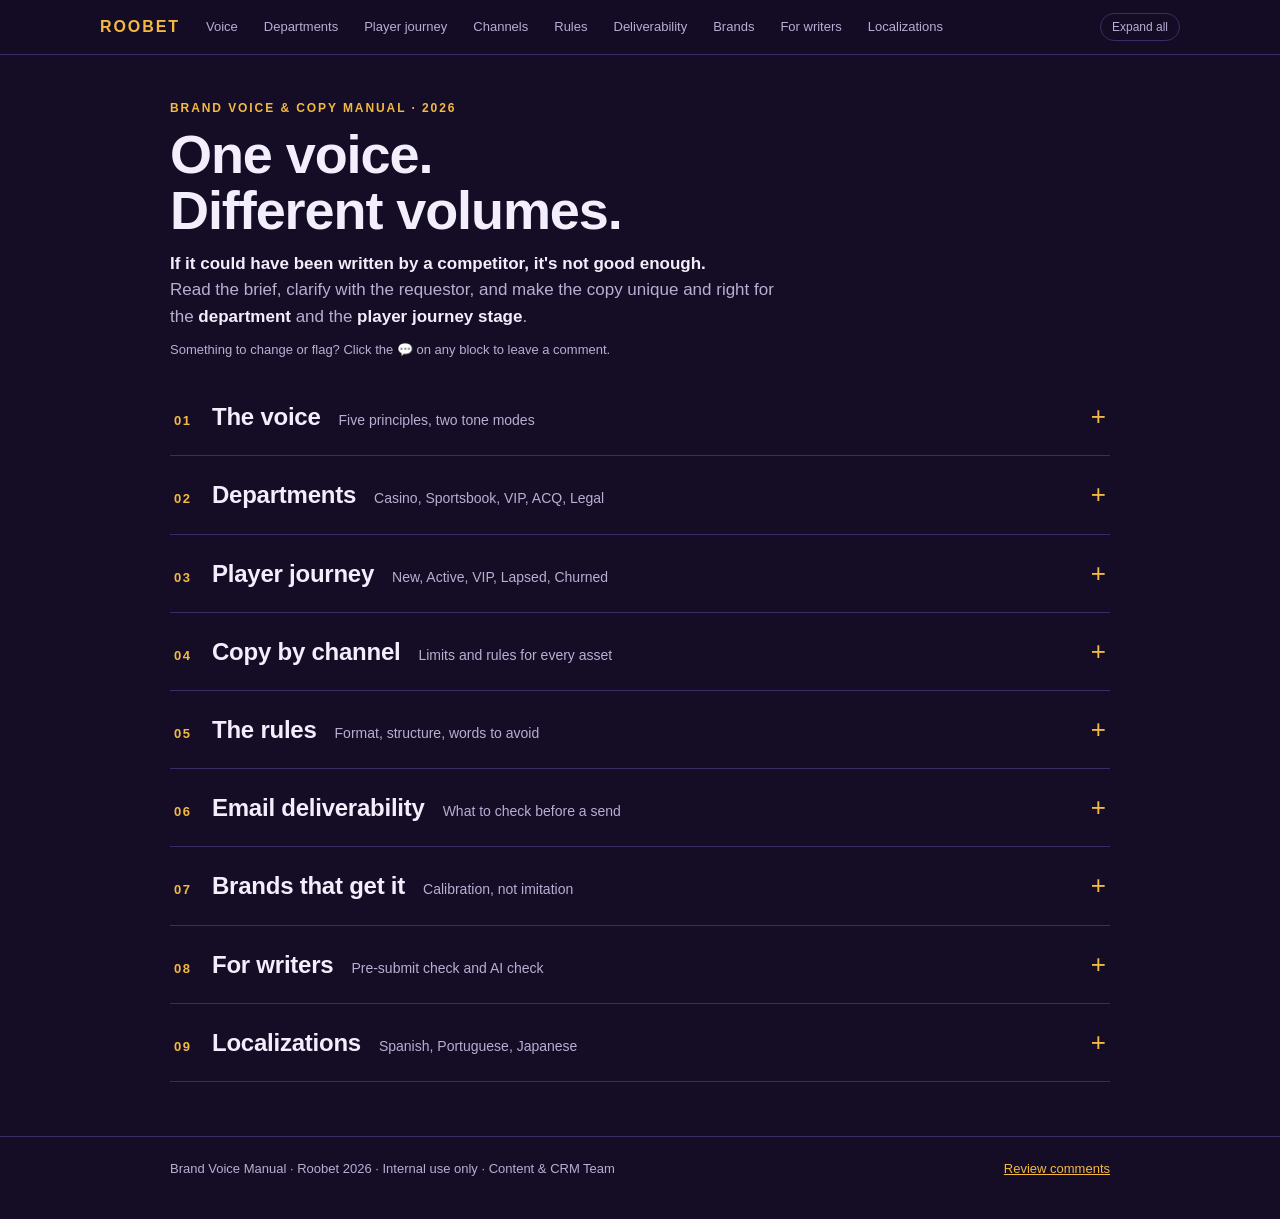
<file: index.html>
<!DOCTYPE html>
<html lang="en">
<head>
<meta charset="UTF-8">
<meta name="viewport" content="width=device-width, initial-scale=1.0">
<title>Roobet · Brand Voice Manual</title>
<style>
:root{
  --bg:#150d26; --bg2:#1d1236; --card:#241845; --card2:#2c1f52; --line:#3a2c66;
  --gold:#f4b942; --gold-soft:#f4b94226; --text:#f3eefc; --muted:#b8aed3; --good:#7fe0a8; --bad:#ff8f8f;
  --radius:14px; --maxw:980px;
}
*{box-sizing:border-box;margin:0;padding:0}
html{scroll-behavior:smooth;scroll-padding-top:64px}
body{background:var(--bg);color:var(--text);font:16px/1.55 "Helvetica Neue",Helvetica,Arial,system-ui,sans-serif;-webkit-font-smoothing:antialiased}
a{color:var(--gold)}
.wrap{max-width:var(--maxw);margin:0 auto;padding:0 20px}

/* NAV */
nav.top{position:sticky;top:0;z-index:50;background:#150d26ee;backdrop-filter:blur(8px);border-bottom:1px solid var(--line)}
nav.top .wrap{display:flex;align-items:center;gap:6px;overflow-x:auto;padding-top:10px;padding-bottom:10px;scrollbar-width:none}
nav.top .logo{font-weight:900;letter-spacing:.12em;color:var(--gold);margin-right:10px;flex:none}
nav.top .wrap{max-width:1120px}
nav.top a{flex:none;text-decoration:none;color:var(--muted);font-size:13px;padding:6px 9px;border-radius:99px;border:1px solid transparent}
nav.top a:hover{color:var(--text);border-color:var(--line)}
nav.top .spacer{flex:1}
nav.top button{flex:none;background:none;border:1px solid var(--line);color:var(--muted);font-size:12px;padding:6px 11px;border-radius:99px;cursor:pointer}
nav.top button:hover{color:var(--text)}

/* HERO */
.hero{padding:44px 0 26px}
.kicker{font-size:12px;letter-spacing:.16em;text-transform:uppercase;color:var(--gold);font-weight:700}
.hero h1{font-size:clamp(34px,6vw,54px);line-height:1.05;margin:8px 0 12px;font-weight:900;letter-spacing:-.02em}
.hero p.std{color:var(--muted);font-size:17px;max-width:620px}
.hero p.std b{color:var(--text);font-weight:600}

/* SECTIONS */
section{padding:30px 0 6px}
.sec-head{display:flex;align-items:baseline;gap:12px;margin-bottom:6px}
.sec-head .n{color:var(--gold);font-weight:800;font-size:13px;letter-spacing:.12em}
.sec-head h2{font-size:26px;letter-spacing:-.01em;font-weight:800}
.lede{color:var(--muted);margin-bottom:16px;max-width:680px}

/* PRINCIPLES */
.principles{display:grid;grid-template-columns:repeat(auto-fit,minmax(280px,1fr));gap:10px}
.pr{background:var(--card);border:1px solid var(--line);border-radius:var(--radius);padding:14px 16px}
.pr h3{font-size:15px;font-weight:800}
.pr h3 em{font-style:normal;color:var(--muted);font-weight:500}
.pr p{font-size:14px;color:var(--muted);margin:4px 0 8px}
.ba{font-size:13px;line-height:1.4;border-top:1px dashed var(--line);padding-top:8px}
.ba span{display:block}
.ba .b{color:var(--bad);opacity:.85}
.ba .a{color:var(--good);margin-top:2px}
.ba i{font-style:normal;font-size:10px;letter-spacing:.1em;text-transform:uppercase;opacity:.75;margin-right:6px}

.edge{margin-top:12px;background:var(--gold-soft);border:1px solid #f4b94255;border-radius:var(--radius);padding:14px 18px}
.edge b{color:var(--gold)}

/* ACCORDIONS */
details.acc{background:var(--card);border:1px solid var(--line);border-radius:var(--radius);margin-top:10px;overflow:hidden}
details.acc>summary{list-style:none;cursor:pointer;padding:13px 18px;display:flex;align-items:center;gap:10px;font-weight:700;font-size:15px}
details.acc>summary::-webkit-details-marker{display:none}
details.acc>summary::after{content:"+";margin-left:auto;color:var(--gold);font-size:20px;font-weight:400;line-height:1}
details.acc[open]>summary::after{content:"\2212"}
details.acc>summary small{color:var(--muted);font-weight:400;font-size:13px}
details.acc>summary:hover{background:var(--card2)}
.acc-body{padding:4px 18px 18px;border-top:1px solid var(--line)}
.acc-body>*:first-child{margin-top:14px}
details.acc.opt>summary .tag{font-size:10px;letter-spacing:.12em;text-transform:uppercase;border:1px solid var(--line);color:var(--muted);padding:2px 7px;border-radius:99px;font-weight:600}

/* TABS */
.tabs{display:flex;flex-wrap:wrap;gap:8px;margin:4px 0 12px}
.tabs button{background:var(--card);border:1px solid var(--line);color:var(--muted);padding:9px 16px;border-radius:99px;cursor:pointer;font-size:14px;font-weight:600}
.tabs button:hover{color:var(--text)}
.tabs button[aria-selected="true"]{background:var(--gold);color:#241845;border-color:var(--gold)}
.panel{display:none;background:var(--card);border:1px solid var(--line);border-radius:var(--radius);padding:18px 20px}
.panel.on{display:block}
.panel h3{font-size:18px;font-weight:800;margin-bottom:2px}
.panel .sub{color:var(--muted);font-size:14px;margin-bottom:12px}
.cols{display:grid;grid-template-columns:repeat(auto-fit,minmax(220px,1fr));gap:12px}
.mini{background:var(--bg2);border:1px solid var(--line);border-radius:10px;padding:10px 13px;font-size:14px}
.mini b{display:block;font-size:11px;letter-spacing:.12em;text-transform:uppercase;color:var(--gold);margin-bottom:3px}
.panel ul,.acc-body ul{margin:8px 0 0 18px;font-size:14.5px}
.panel li,.acc-body li{margin:3px 0}
.ex{margin-top:12px;display:grid;gap:8px}
.ex .row{display:grid;grid-template-columns:1fr 1fr;gap:8px}
.ex .g,.ex .r{border-radius:10px;padding:9px 13px;font-size:14px}
.ex .g{background:#ff8f8f12;border:1px solid #ff8f8f33;color:#f2c4c4}
.ex .r{background:#7fe0a812;border:1px solid #7fe0a833;color:#cdf5de}
.ex i{display:block;font-style:normal;font-size:10px;letter-spacing:.12em;text-transform:uppercase;opacity:.7;margin-bottom:2px}
.quote{border-left:3px solid var(--gold);padding:4px 0 4px 14px;margin-top:12px;font-style:italic;color:var(--text)}
.quote small{display:block;font-style:normal;color:var(--muted);font-size:12px;margin-top:2px}
@media(max-width:620px){.ex .row{grid-template-columns:1fr}}

/* LIMITS STRIP */
.limits{display:flex;flex-wrap:wrap;gap:8px;margin:2px 0 14px}
.limits div{flex:1 1 130px;background:var(--bg2);border:1px solid var(--line);border-radius:10px;padding:8px 12px}
.limits b{display:block;font-size:20px;color:var(--gold);font-weight:800;line-height:1.2}
.limits span{font-size:12px;color:var(--muted)}

/* TWO MODES */
.modes{display:grid;grid-template-columns:repeat(auto-fit,minmax(280px,1fr));gap:10px}
.mode{background:var(--card);border:1px solid var(--line);border-radius:var(--radius);padding:16px 18px}
.mode h3{font-size:14px;letter-spacing:.12em;color:var(--gold)}
.mode .when{font-size:13px;color:var(--muted);margin:3px 0 10px}
.mode p{font-size:15px;margin:3px 0}

/* TWO DIALS */
.dials{display:grid;grid-template-columns:1fr 1fr;gap:10px;margin-bottom:14px}
.dial{background:linear-gradient(160deg,var(--card2),var(--card));border:1px solid var(--line);border-radius:var(--radius);padding:14px 18px}
.dial b{display:block;color:var(--gold);font-size:13px;letter-spacing:.12em;text-transform:uppercase}
.dial span{font-size:15px}
@media(max-width:620px){.dials{grid-template-columns:1fr}}
.note{background:var(--bg2);border:1px dashed var(--line);border-radius:10px;padding:10px 14px;font-size:14px;color:var(--muted);margin-top:12px}
.note b{color:var(--text)}

/* CHIPS / TABLE */
.chips{display:flex;flex-wrap:wrap;gap:6px;margin-top:8px}
.chips span{background:var(--bg2);border:1px solid var(--line);border-radius:99px;padding:4px 11px;font-size:13px}
.chips.bad span{border-color:#ff8f8f44;color:#f2c4c4}
.chips.good span{border-color:#7fe0a844;color:#cdf5de}
table.avoid{width:100%;border-collapse:collapse;font-size:14px;margin-top:6px}
table.avoid td{padding:7px 8px;border-bottom:1px solid var(--line);vertical-align:top}
table.avoid td:first-child{color:#f2c4c4;width:36%;font-weight:600}
table.avoid td:last-child{color:var(--muted)}
.h4{font-size:12px;letter-spacing:.12em;text-transform:uppercase;color:var(--gold);font-weight:700;margin:14px 0 4px}

/* CHECK */
ol.check{margin:8px 0 0 20px;font-size:15px}
ol.check li{margin:5px 0}

/* LOCALIZATIONS */
.loc-grid{display:grid;gap:10px;margin-top:6px}
.loc-grid details.acc{margin-top:0;background:var(--bg2)}
.loc-grid .term{display:grid;grid-template-columns:150px 1fr;gap:10px;padding:7px 0;border-bottom:1px solid var(--line);font-size:14px}
.loc-grid .term b{color:var(--gold)}
@media(max-width:620px){.loc-grid .term{grid-template-columns:1fr;gap:2px}}
code{background:#00000040;padding:1px 6px;border-radius:5px;font-size:.92em}

footer{margin-top:44px;border-top:1px solid var(--line);padding:22px 0 40px;color:var(--muted);font-size:13px}
footer .wrap{display:flex;flex-wrap:wrap;gap:8px 20px;justify-content:space-between}

/* COLLAPSIBLE SECTIONS */
section{padding:0}
main.wrap{padding-bottom:10px}
details.sec{border-bottom:1px solid var(--line)}
details.sec>summary{list-style:none;cursor:pointer;display:flex;align-items:baseline;gap:14px;padding:20px 4px}
details.sec>summary::-webkit-details-marker{display:none}
details.sec>summary .n{color:var(--gold);font-weight:800;font-size:13px;letter-spacing:.12em;flex:none;width:24px}
details.sec>summary h2{font-size:24px;font-weight:800;letter-spacing:-.01em;flex:none}
details.sec>summary .sum{color:var(--muted);font-size:14px;margin-left:4px;flex:1;min-width:0}
details.sec>summary::after{content:"+";color:var(--gold);font-size:26px;font-weight:300;line-height:1;margin-left:auto;flex:none}
details.sec[open]>summary::after{content:"\2212"}
details.sec>summary:hover h2{color:var(--gold)}
details.sec[open]>summary .sum{display:none}
.sec-inner{padding:2px 0 28px}
@media(max-width:620px){details.sec>summary .sum{display:none}details.sec>summary h2{font-size:21px}}
.hero{padding-bottom:18px}

/* COMMENTS (assets/comments.js) */
.cvox-block{position:relative}
.cvox-host{position:relative}
.cvox-trigger{position:absolute;top:6px;right:6px;min-width:26px;height:26px;padding:0 6px;border-radius:99px;border:1px solid var(--line);background:var(--bg2);color:var(--text);font-size:12px;line-height:1;cursor:pointer;opacity:.4;transition:opacity .15s;z-index:5;display:inline-flex;align-items:center;justify-content:center;gap:4px}
.cvox-host:hover>.cvox-trigger,.cvox-trigger:focus,.cvox-trigger.has-comments{opacity:1}
.cvox-trigger.has-comments{border-color:var(--gold)}
.cvox-count{font-size:11px;font-weight:700;color:var(--gold)}
.cvox-hint,.cvox-off{display:none;color:var(--muted);font-size:13px;margin-top:10px}
body.cvox-on .cvox-hint{display:block}
.cvox-off.show{display:block}
.cvox-highlighted{outline:2px solid var(--gold);outline-offset:4px;border-radius:10px}
.cvox-overlay{position:fixed;inset:0;background:#0b0618cc;display:none;align-items:center;justify-content:center;z-index:200;padding:16px}
.cvox-overlay.cvox-open{display:flex}
.cvox-modal{background:var(--card);border:1px solid var(--line);border-radius:var(--radius);width:100%;max-width:520px;max-height:88vh;overflow:auto;padding:20px}
.cvox-modal-header{display:flex;justify-content:space-between;gap:12px;margin-bottom:12px}
.cvox-modal-title{font-weight:800;font-size:18px}
.cvox-modal-block-label{color:var(--gold);font-size:13px;margin-top:2px}
.cvox-modal-close{background:none;border:none;color:var(--muted);font-size:18px;cursor:pointer;align-self:flex-start}
.cvox-existing{display:grid;gap:8px;max-height:200px;overflow:auto}
.cvox-muted{color:var(--muted);font-style:italic;font-size:13px}
.cvox-error{color:var(--bad);font-size:13px}
.cvox-existing-comment{background:var(--bg2);border:1px solid var(--line);border-radius:10px;padding:9px 12px;font-size:14px}
.cvox-existing-meta{font-size:12px;color:var(--muted);margin-bottom:3px}
.cvox-status{text-transform:uppercase;letter-spacing:.1em;font-size:10px}
.cvox-status-approved{color:var(--good)}.cvox-status-rejected{color:var(--bad)}
.cvox-existing-reply{margin-top:6px;padding-left:10px;border-left:2px solid var(--gold);font-size:13px}
.cvox-existing-reply-meta{font-size:11px;color:var(--gold)}
.cvox-divider{height:1px;background:var(--line);margin:14px 0}
.cvox-form-label{display:block;font-size:12px;letter-spacing:.1em;text-transform:uppercase;color:var(--muted);margin:10px 0 4px}
.cvox-input,.cvox-textarea{width:100%;background:var(--bg2);border:1px solid var(--line);border-radius:10px;color:var(--text);padding:10px 12px;font:inherit;font-size:14px}
.cvox-textarea{min-height:90px;resize:vertical}
.cvox-submit{margin-top:12px;background:var(--gold);color:#241845;border:none;border-radius:99px;padding:10px 20px;font-weight:700;cursor:pointer}
.cvox-submit:disabled{opacity:.6}
.cvox-toast{position:fixed;bottom:24px;left:50%;transform:translateX(-50%) translateY(20px);background:var(--card2);border:1px solid var(--gold);color:var(--text);padding:10px 18px;border-radius:99px;font-size:14px;opacity:0;pointer-events:none;transition:all .25s;z-index:300}
.cvox-toast.cvox-show{opacity:1;transform:translateX(-50%) translateY(0)}
</style>
</head>
<body>

<nav class="top">
  <div class="wrap">
    <span class="logo">ROOBET</span>
    <a href="#voice">Voice</a>
    <a href="#departments">Departments</a>
    <a href="#journey">Player journey</a>
    <a href="#channels">Channels</a>
    <a href="#rules">Rules</a>
    <a href="#deliverability">Deliverability</a>
    <a href="#brands">Brands</a>
    <a href="#writers">For writers</a>
    <a href="#localizations">Localizations</a>
    <span class="spacer"></span>
    <button id="toggleAll" type="button">Expand all</button>
  </div>
</nav>

<header class="hero">
  <div class="wrap">
    <div class="kicker">Brand Voice &amp; Copy Manual · 2026</div>
    <h1>One voice.<br>Different volumes.</h1>
    <p class="std"><b>If it could have been written by a competitor, it's not good enough.</b><br>Read the brief, clarify with the requestor, and make the copy unique and right for the <b>department</b> and the <b>player journey stage</b>.</p>
    <p class="cvox-hint">Something to change or flag? Click the 💬 on any block to leave a comment.</p>
  </div>
</header>

<main class="wrap">

<!-- 01 VOICE -->
<section id="voice">
<details class="sec">
<summary><span class="n">01</span><h2>The voice</h2><span class="sum">Five principles, two tone modes</span></summary>
<div class="sec-inner">
  <p class="lede">Five writing decisions. Each says what to do and what not to do.</p>

  <div class="principles">
    <div class="pr">
      <h3>SHORT, <em>not padded</em></h3>
      <p>Lead with the point. If it can be one sentence, make it one.</p>
      <div class="ba"><span class="b"><i>Not</i>Don't forget, you have funds waiting in your account!</span><span class="a"><i>Yes</i>Your balance is just sitting there. UCL kicks off in an hour.</span></div>
    </div>
    <div class="pr">
      <h3>LOUD, <em>not yelling</em></h3>
      <p>Energy comes from what you say, not from !! or caps. One exclamation point per piece, max.</p>
      <div class="ba"><span class="b"><i>Not</i>DON'T MISS OUT!! Huge rewards are waiting RIGHT NOW!!!</span><span class="a"><i>Yes</i>$30,000. Three games. The leaderboard closes Sunday.</span></div>
    </div>
    <div class="pr">
      <h3>SHARP, <em>not smug</em></h3>
      <p>The reader is always in on the joke. Not playing never feels like failing.</p>
      <div class="ba"><span class="b"><i>Not</i>Only smart players are taking advantage of this.</span><span class="a"><i>Yes</i>Zeus built a roulette table. It's unhinged.</span></div>
    </div>
    <div class="pr">
      <h3>REAL, <em>not performative</em></h3>
      <p>No forced slang, no trend-chasing. Copy travels, so no single-market references.</p>
      <div class="ba"><span class="b"><i>Not</i>No cap bestie, this promo is absolutely fire fr fr</span><span class="a"><i>Yes</i>Crash just hit 1000x. Someone was in it.</span></div>
    </div>
    <div class="pr">
      <h3>BOLD, <em>not reckless</em></h3>
      <p>We hype the win and never mock the miss. Responsible language always.</p>
      <div class="ba"><span class="b"><i>Not</i>Losers don't take chances. Winners do.</span><span class="a"><i>Yes</i>One winner goes to Monaco. The leaderboard is open.</span></div>
    </div>
    <div class="pr" style="background:var(--gold-soft);border-color:#f4b94255">
      <h3>ON THE EDGE</h3>
      <p style="color:var(--text)">We can live close to the line. The test: does the line still work without the wink? Yes, keep it. Only works as innuendo, cut it. Never aimed at the player.</p>
    </div>
  </div>

  <details class="acc" style="margin-top:12px">
    <summary>Where the edge works, and where it doesn't</summary>
    <div class="acc-body">
      <div class="cols">
        <div class="mini"><b>Works</b>CRM body copy and onsite inbox (the player is already in). Sports and game campaigns (competition carries it).</div>
        <div class="mini"><b>Careful</b>Subject lines: only if the rest of the email makes it land.</div>
        <div class="mini"><b>Not here</b>Welcome emails and ACQ (too early). Anything that could read as punching at the player.</div>
      </div>
    </div>
  </details>

  <div class="h4" style="margin-top:22px">Two tone modes</div>
  <div class="modes">
    <div class="mode">
      <h3>CONTROLLED PLAYFUL</h3>
      <div class="when">Promos, new games, network promotions</div>
      <p>"Zeus built a roulette table. It's unhinged."</p>
      <p>"Crash just hit 1000x. Someone was in it."</p>
      <p>"Four ways to play. Dare to play them all."</p>
    </div>
    <div class="mode">
      <h3>QUIET CONFIDENCE</h3>
      <div class="when">Onboarding, retention, reward confirmation, bespoke VIP gifts</div>
      <p>"It's already in your account. Use it."</p>
      <p>"Your balance is ready. The match isn't."</p>
      <p>"Your account's been quiet. We put something in it."</p>
    </div>
  </div>
  <p class="lede" style="margin-top:10px;font-size:14px">Departments and journey stages decide which mode, and how loud. Never both at once.</p>
</div>
</details>
</section>

<!-- 02 DEPARTMENTS -->
<section id="departments">
<details class="sec">
<summary><span class="n">02</span><h2>Departments</h2><span class="sum">Casino, Sportsbook, VIP, ACQ, Legal</span></summary>
<div class="sec-inner">
  <p class="lede">The same voice, dialed per department. Casino is the baseline. The list can grow and each definition can be refined.</p>

  <div class="tabs" role="tablist" data-group="dept">
    <button role="tab" aria-selected="true" data-t="d-casino">Casino</button>
    <button role="tab" aria-selected="false" data-t="d-spb">Sportsbook</button>
    <button role="tab" aria-selected="false" data-t="d-vip">VIP</button>
    <button role="tab" aria-selected="false" data-t="d-acq">ACQ</button>
    <button role="tab" aria-selected="false" data-t="d-legal">Legal</button>
  </div>

  <div class="panel on" id="d-casino" data-group="dept">
    <h3>Casino <span style="color:var(--gold);font-size:12px;letter-spacing:.12em">· BASELINE</span></h3>
    <div class="sub">Full volume. The reference point for every other department.</div>
    <p>Sharp, quick, witty, a little cheeky. Game-themed jokes and wordplay land here more naturally than anywhere else. Confident without smugness: hypes the win, never mocks the miss.</p>
    <ul><li>Length and mechanic detail depend on the piece, not the department. Casino can be short and personal too.</li></ul>
    <div class="quote">"Minted Mike is ready to ink the city."<small>Personifies the game</small></div>
    <div class="quote">"Watch the plane collect the multipliers."<small>Aviamasters, framed as a literal flight</small></div>
  </div>

  <div class="panel" id="d-spb" data-group="dept">
    <h3>Sportsbook</h3>
    <div class="sub">Casino's precision, aimed at the match. Playful but controlled.</div>
    <div class="cols">
      <div class="mini"><b>Reward-forward</b>Lead with what the player gets, even when the mechanic is about a loss. "Doesn't have to cost you your bet", never "if you lose".</div>
      <div class="mini"><b>Mechanic precision</b>Real money sits on literal rules (minute 86, a 1X2 market, odds thresholds). Spell them out plainly and exactly.</div>
    </div>
    <div class="quote">"One goal in the final minutes doesn't have to cost you your bet."<small>Late Goal Insurance</small></div>
  </div>

  <div class="panel" id="d-vip" data-group="dept">
    <h3>VIP</h3>
    <div class="sub">More personal, fewer emojis, never mass-market in tone.</div>
    <div class="cols">
      <div class="mini"><b>Visual restraint</b>Fewer emojis, no doubled exclamation points.</div>
      <div class="mini"><b>Economy of language</b>Shorter. Trust the reward to carry it.</div>
      <div class="mini"><b>Elevated vocabulary</b>Warm, without Casino's internet slang.</div>
      <div class="mini"><b>Personal framing</b>Reads like it's from someone who knows you.</div>
    </div>
    <div class="h4">Two modes</div>
    <ul>
      <li><b>Structured promos</b> (leaderboards, tiers, opt-in): full Casino energy, with VIP status called out clearly.</li>
      <li><b>Bespoke gifts:</b> curiosity-driven, minimal, no mechanics. This is where Quiet Confidence lives.</li>
    </ul>
    <div class="note">Status can be named when it helps ("as one of our VIPs"), but the four traits carry the feeling, not the label.</div>
  </div>

  <div class="panel" id="d-acq" data-group="dept">
    <h3>ACQ</h3>
    <div class="sub">Casino, softened for someone who may not know Roobet yet.</div>
    <div class="cols">
      <div class="mini"><b>Player-facing</b>Second person, warm, accessible, no platform knowledge assumed. Slogan plus a specific promise, never slogan alone.</div>
      <div class="mini"><b>Affiliate content</b>Third person ("players can..."). Describes, doesn't sell. Mechanics woven into each promo, closings that inform rather than pitch.</div>
    </div>
    <div class="quote">"Players can back the tournament winner before the competition starts and get covered if their pick finishes in the top three."<small>Affiliate content: factual, describes the mechanic clearly</small></div>
  </div>

  <div class="panel" id="d-legal" data-group="dept">
    <h3>Legal</h3>
    <div class="sub">Accuracy over voice, on purpose.</div>
    <p>This isn't "personality off". The job is accuracy: every term checked against current legal and regulatory English before it is translated. No creative liberties, no persuasive framing, no innuendo. Precision is what makes it on-brand here, the way wit does for Casino.</p>
  </div>
</div>
</details>
</section>

<!-- 03 JOURNEY -->
<section id="journey">
<details class="sec">
<summary><span class="n">03</span><h2>Player journey</h2><span class="sum">New, Active, VIP, Lapsed, Churned</span></summary>
<div class="sec-inner">
  <p class="lede">The second dial. Where a player is in their journey shapes how loud and how familiar we sound, in any department.</p>

  <div class="dials">
    <div class="dial"><b>Department</b><span>How do we write this? What we say.</span></div>
    <div class="dial"><b>Journey stage</b><span>Who is this player? How loud, how familiar.</span></div>
  </div>

  <div class="tabs" role="tablist" data-group="stage">
    <button role="tab" aria-selected="true" data-t="s-new">New</button>
    <button role="tab" aria-selected="false" data-t="s-active">Active</button>
    <button role="tab" aria-selected="false" data-t="s-vip">VIP</button>
    <button role="tab" aria-selected="false" data-t="s-lapsed">Lapsed</button>
    <button role="tab" aria-selected="false" data-t="s-churned">Churned</button>
  </div>

  <div class="panel on" id="s-new" data-group="stage">
    <h3>New</h3><div class="sub">First days on the platform.</div>
    <div class="cols">
      <div class="mini"><b>Energy</b>Moderate, welcoming</div>
      <div class="mini"><b>Familiarity</b>Zero assumed. Help them find their footing.</div>
      <div class="mini"><b>Avoid</b>Insider slang, front-loaded mechanics</div>
    </div>
    <div class="note"><b>New to Roobet, or new to casinos?</b> Many new players already know the world from other platforms. Default: they know casino basics but not Roobet, so guide them around the platform without over-explaining the games. If the brief says first-time players, step back further.</div>
  </div>
  <div class="panel" id="s-active" data-group="stage">
    <h3>Active</h3><div class="sub">Regular players.</div>
    <div class="cols">
      <div class="mini"><b>Energy</b>Full department voice</div>
      <div class="mini"><b>Familiarity</b>Returning, comfortable. Lead with the prize or the moment, skip the intro.</div>
      <div class="mini"><b>Avoid</b>Re-explaining the basics</div>
    </div>
  </div>
  <div class="panel" id="s-vip" data-group="stage">
    <h3>VIP</h3><div class="sub">High-value players. This is the player stage, not the department.</div>
    <div class="cols">
      <div class="mini"><b>Energy</b>Restrained, personal. Premium feel.</div>
      <div class="mini"><b>Familiarity</b>Deep. They expect to be recognized.</div>
      <div class="mini"><b>Avoid</b>Generic segment language, mass-market tone</div>
    </div>
    <div class="note"><b>VIP means two things.</b> The VIP <i>department</i> is a voice. The VIP <i>stage</i> is a player. They overlap (a VIP player still bets on sports), so briefs and copy always name which one is meant.</div>
  </div>
  <div class="panel" id="s-lapsed" data-group="stage">
    <h3>Lapsed</h3><div class="sub">Players who've gone quiet.</div>
    <div class="cols">
      <div class="mini"><b>Energy</b>Quieter, direct</div>
      <div class="mini"><b>Familiarity</b>Acknowledge the gap without making it awkward. Lead with what's waiting for them.</div>
      <div class="mini"><b>Avoid</b>Guilt-tripping, vague "we miss you"</div>
    </div>
  </div>
  <div class="panel" id="s-churned" data-group="stage">
    <h3>Churned</h3><div class="sub">Players who've left.</div>
    <div class="cols">
      <div class="mini"><b>Energy</b>Low-key, careful</div>
      <div class="mini"><b>Familiarity</b>Respect the exit. Don't guess why they left. One specific reason to come back.</div>
      <div class="mini"><b>Avoid</b>Pressure, over-selling the return</div>
    </div>
  </div>

  <div class="note"><b>Combining the dials:</b> a VIP-department piece for a New player stays quietly confident but guided, without assuming VIP history. A Casino piece for a New player and one for a Lapsed player should never read the same.</div>
</div>
</details>
</section>

<!-- 04 CHANNELS -->
<section id="channels">
<details class="sec">
<summary><span class="n">04</span><h2>Copy by channel</h2><span class="sum">Limits and rules for every asset</span></summary>
<div class="sec-inner">
  <p class="lede">Constraints are the brief. The email teases, the landing page carries the full detail.</p>

  <div class="limits">
    <div><b>~50</b><span>Subject line</span></div>
    <div><b>~85</b><span>Preheader</span></div>
    <div><b>26</b><span>LP title (max)</span></div>
    <div><b>39 to 42</b><span>LP subtitle</span></div>
    <div><b>180</b><span>Onsite body (max)</span></div>
  </div>

  <div class="tabs" role="tablist" data-group="chan">
    <button role="tab" aria-selected="true" data-t="c-sl">Subject</button>
    <button role="tab" aria-selected="false" data-t="c-ph">Preheader</button>
    <button role="tab" aria-selected="false" data-t="c-body">Email body</button>
    <button role="tab" aria-selected="false" data-t="c-lp">Landing page</button>
    <button role="tab" aria-selected="false" data-t="c-on">Onsite</button>
  </div>

  <div class="panel on" id="c-sl" data-group="chan">
    <h3>Subject line</h3><div class="sub">About 50 characters on mobile.</div>
    <ul>
      <li>Hook in the first 4 to 6 words. Lead with the tension, the moment or the game, never the campaign name.</li>
      <li>No exclamation point. One emoji maximum (testing showed no deliverability issue with one).</li>
      <li>No dollar amounts, % figures or filter-trigger words. <a href="#deliverability">See Deliverability</a>.</li>
      <li>Username token is welcome, but it sits next to a real hook, never replaces one.</li>
    </ul>
    <div class="ex">
      <div class="row"><div class="g"><i>Generic</i>Don't Miss Our Latest Promotion!</div><div class="r"><i>Roobet</i>Minted Mike is ready to ink the city</div></div>
      <div class="row"><div class="g"><i>Generic</i>Zeus Blackjack Is Now Available For You!</div><div class="r"><i>Roobet</i>Zeus built a roulette table. It's unhinged. ⚡</div></div>
      <div class="row"><div class="g"><i>Generic</i>Place Your Bet and Win Big This Weekend!</div><div class="r"><i>Roobet · Sportsbook</i>A late goal doesn't have to cost you your bet</div></div>
    </div>
  </div>

  <div class="panel" id="c-ph" data-group="chan">
    <h3>Preheader</h3><div class="sub">About 85 characters. Read alongside the subject line.</div>
    <ul>
      <li>The second beat: the detail that earns the hook. Never repeat the subject line.</li>
      <li>Intrigue or a punchline. The "!" can live here, if anywhere.</li>
      <li>No figures from the subject line moved here. <a href="#deliverability">See Deliverability</a>.</li>
    </ul>
    <div class="ex">
      <div class="row"><div class="g"><i>Generic</i>Click here to find out more about this amazing offer!</div><div class="r"><i>Roobet</i>Back your pick before kickoff.</div></div>
      <div class="row"><div class="g"><i>Generic</i>Huge rewards are waiting for you. Don't miss out!</div><div class="r"><i>Roobet</i>Wild multipliers. Lucky Numbers. A drop that pops off.</div></div>
    </div>
  </div>

  <div class="panel" id="c-body" data-group="chan">
    <h3>Email body</h3><div class="sub">Tease the promo, give the player a reason to click.</div>
    <ul>
      <li><b>No headline in the body.</b> Subject line and preheader are the opening.</li>
      <li><b>Greeting on its own line:</b> short, says something, username at the end.</li>
      <li><b>Body:</b> 2 to 3 short lines. Reward hook first, mechanics once. How to Play follows the first body.</li>
      <li><b>CTA:</b> 3 words max, 2 is better. Say what's behind the click.</li>
      <li>Amounts are fine in the body, written in full ($250,000, never $250K). Dates: Month D (November 18).</li>
      <li>Don't stack prize figures, opt-in language and "Promotions Page" in the opening lines.</li>
    </ul>
    <div class="ex">
      <div class="row"><div class="g"><i>Generic</i>Hey #username#, we have something special for you!</div><div class="r"><i>Roobet</i>It's Halloween, #user_details-username#!</div></div>
    </div>
  </div>

  <div class="panel" id="c-lp" data-group="chan">
    <h3>Landing page</h3><div class="sub">Full detail lives here. Titles are optimized for the carousel, where exposure is highest.</div>
    <div class="cols">
      <div class="mini"><b>Title · 26 max</b>Promo name if it fits, and test for cut-off. No exclamation point.</div>
      <div class="mini"><b>Subtitle · 39 to 42</b>What, when or how at a glance. Usually ends with "!". It may truncate on the promotions page, so the carousel version leads.</div>
      <div class="mini"><b>How to Enter</b>First bullet is Opt in, 3 bullets max, short and clear. Keep it short, and think about which details from the brief belong in the T&amp;Cs instead.</div>
    </div>
    <div class="ex">
      <div class="row"><div class="g"><i>Generic · title</i>Play Our New Halloween Promo and Win Big!</div><div class="r"><i>Roobet · title</i>The Haunted Four</div></div>
      <div class="row"><div class="g"><i>Generic · title</i>Amazing Sportsbook Offer With Free Bets!</div><div class="r"><i>Roobet · title</i>Late Goal Insurance</div></div>
      <div class="row"><div class="g"><i>Generic · subtitle</i>Join now for a chance to earn amazing rewards!</div><div class="r"><i>Roobet · subtitle (40)</i>Seven days. Three games. One prize pool!</div></div>
      <div class="row"><div class="g"><i>Generic · subtitle</i>Experience the thrill of our new Halloween event!</div><div class="r"><i>Roobet · subtitle (41)</i>Four ways to play. Dare to play them all!</div></div>
    </div>
  </div>

  <div class="panel" id="c-on" data-group="chan">
    <h3>Onsite inbox</h3><div class="sub">The image is the click. The copy builds desire.</div>
    <ul>
      <li>Title only, one line, no subtitle. Promo name if it fits.</li>
      <li>Body up to 180 characters. One thought, one action.</li>
      <li>Confirm with the stakeholder up front: desire only, or include a mechanic summary?</li>
    </ul>
    <div class="ex">
      <div class="row"><div class="g"><i>Generic</i>We have a special exclusive reward just for you! Click to claim now!</div><div class="r"><i>Roobet</i>Your account's been quiet. We put something in it.</div></div>
      <div class="row"><div class="g"><i>Generic</i>Your free bet is waiting! Don't miss this amazing opportunity to win big prizes!</div><div class="r"><i>Roobet · Late Goal Insurance</i>One goal in the final minutes doesn't have to cost you your bet. Back your match and see how it works.</div></div>
    </div>
  </div>
</div>
</details>
</section>

<!-- 05 RULES -->
<section id="rules">
<details class="sec">
<summary><span class="n">05</span><h2>The rules</h2><span class="sum">Format, structure, words to avoid</span></summary>
<div class="sec-inner">
  <p class="lede">What applies to every piece, in every department. Open what you need.</p>

  <div class="cols">
    <div class="mini"><b>Format</b>No em dashes. One emoji max. One "!" per piece. Amounts in full ($250,000). Dates as Month D.</div>
    <div class="mini"><b>Structure</b>Reward first: "Get X if Y", never "If Y, get X". Reward-framed, never loss-framed.</div>
    <div class="mini"><b>Wording</b>Say "Free Bet amount", never "stake". Promo names stay in English.</div>
    <div class="mini"><b>CTAs and fixed lines</b>2 to 3 words, strong verb first (Play Now, Claim Reward, Join In, Keep Going, Hop In). Never "Click here". The "Don't Like Fun?" unsubscribe line never changes. Welcome emails: "Crypto's Fastest Growing Casino" plus a specific promise.</div>
    <div class="mini"><b>Feedback</b>The brief wins on facts. Direction gets interpreted: "more exciting" means more specific, not louder.</div>
  </div>

  <details class="acc opt">
    <summary>Words and phrases to avoid <span class="tag">EN</span></summary>
    <div class="acc-body">
      <table class="avoid">
        <tr><td>Don't miss out</td><td>Banned. Be specific about what they'd be missing.</td></tr>
        <tr><td>Huge rewards await · This is your chance</td><td>Vague and generic. Use the actual number or the actual moment.</td></tr>
        <tr><td>Amazing · incredible · seamless</td><td>Hollow adjectives. Replace with a specific fact.</td></tr>
        <tr><td>X is here · underway · heating up · in full swing</td><td>Announcement energy. Find original phrasing.</td></tr>
        <tr><td>Up for grabs · your share of · on the line</td><td>Tired prize language. Say what the player gets.</td></tr>
        <tr><td>Chase</td><td>Not permitted, in CTAs or anywhere else.</td></tr>
        <tr><td>Stake</td><td>Avoid. Use "Free Bet amount".</td></tr>
        <tr><td>Locked (bonus)</td><td>Internal term. Just say bonus.</td></tr>
        <tr><td>Log in (to logged-in users)</td><td>They're already in.</td></tr>
        <tr><td>We miss you</td><td>Corporate-warm. Try "Your account's been quiet. We put something in it."</td></tr>
        <tr><td>Exclusive offer · limited time · click here</td><td>Prove it or be specific: who it's for, "closes Sunday", what the click does.</td></tr>
        <tr><td>WIN BIG · FREE!!! · GUARANTEED</td><td>Spam triggers.</td></tr>
        <tr><td>Today · now · starts now</td><td>Not banned, but sparingly. They read generic.</td></tr>
      </table>
    </div>
  </details>

  <details class="acc opt">
    <summary>Patterns to watch for <span class="tag">any draft</span></summary>
    <div class="acc-body">
      <ul>
        <li>Multiple exclamation points or all-caps energy.</li>
        <li>Longer and vaguer than the brief.</li>
        <li>Could have been written by any casino.</li>
        <li>Structure flipped: "If Y, get X".</li>
        <li>Negative framing up front. Eliminations, game cuts and "X players left" never open copy.</li>
        <li>Recycled openers, subject structures or urgency devices across rounds of a long campaign.</li>
        <li>Prize amounts or dates that don't match across brief, landing page, email and onsite.</li>
      </ul>
    </div>
  </details>

  <details class="acc opt">
    <summary>What the audience responds to <span class="tag">levers</span></summary>
    <div class="acc-body">
      <p style="font-size:14px;color:var(--muted)">Every piece pulls at least one lever. Frame promos as something happening, not something being sold.</p>
      <div class="chips good">
        <span>Exclusivity</span><span>Progression</span><span>Live moments</span><span>Competition</span><span>Momentum</span><span>Scarcity</span><span>Fast feedback</span>
      </div>
      <div class="h4">Vocabulary that carries momentum</div>
      <div class="chips"><span>progress</span><span>momentum</span><span>unlocking</span><span>building</span><span>climbing</span><span>extra chances</span><span>live draws</span><span>VIP access</span></div>
      <div class="h4">They switch off from</div>
      <div class="chips bad"><span>Press-release language</span><span>"Spin to win"</span><span>Overexplained mechanics</span><span>Long intros</span></div>
    </div>
  </details>
</div>
</details>
</section>

<!-- 06 DELIVERABILITY -->
<section id="deliverability">
<details class="sec">
<summary><span class="n">06</span><h2>Email deliverability</h2><span class="sum">What to check before a send</span></summary>
<div class="sec-inner">
  <p class="lede">The rules themselves live in Copy by channel. This is what to check before a send, and why.</p>

  <div>
      <p style="font-size:14.5px">Gmail reads the subject line and preheader together to decide Primary or Promotions. Financial figures are the biggest signal. Trigger words and a text-light, image-heavy email push the same way.</p>
      <div class="h4">Keep out of subject line and preheader</div>
      <div class="chips bad"><span>$ or % figures</span><span>free</span><span>bonus</span><span>prize</span><span>win</span><span>jackpot</span><span>guaranteed</span><span>cash</span><span>exclusive offer</span><span>act now</span><span>limited time</span><span>click here</span></div>
      <div class="h4">Safe</div>
      <div class="chips good"><span>tournament</span><span>round</span><span>points</span><span>play</span><span>tonight</span><span>closes Sunday</span><span>team and sport names</span><span>username token</span></div>
      <div class="ex">
        <div class="row"><div class="g"><i>Promo-tab bait</i>$30,000 up for grabs this weekend</div><div class="r"><i>Inbox-safe</i>Three games. One leaderboard. Closes Sunday.</div></div>
        <div class="row"><div class="g"><i>Promo-tab bait</i>Win a share of the Halloween prize pool</div><div class="r"><i>Inbox-safe</i>Four ways to play. Dare to play them all.</div></div>
      </div>
      <div class="h4">Also check</div>
      <ul>
        <li>Always include a plain text version, with real text alongside images.</li>
        <li>SPF, DKIM and DMARC confirmed before any major send.</li>
        <li>Pre-send tools: <a href="https://glockapps.com">GlockApps</a> (inbox placement), <a href="https://www.mail-tester.com">mail-tester</a> (quick spam score), <a href="https://postmaster.google.com">Google Postmaster Tools</a> (domain reputation).</li>
      </ul>
    </div>
</div>
</details>
</section>

<!-- 07 BRANDS -->
<section id="brands">
<details class="sec">
<summary><span class="n">07</span><h2>Brands that get it</h2><span class="sum">Calibration, not imitation</span></summary>
<div class="sec-inner">
  <p class="lede">Not brands we copy. Brands that calibrate the taste. When in doubt: does this feel more like them, or like everyone else?</p>

  <div class="tabs" role="tablist" data-group="brand">
    <button role="tab" aria-selected="true" data-t="b-wendys">Wendy's</button>
    <button role="tab" aria-selected="false" data-t="b-ryanair">Ryanair</button>
    <button role="tab" aria-selected="false" data-t="b-duo">Duolingo</button>
  </div>
  <div class="panel on" id="b-wendys" data-group="brand">
    <h3>Wendy's</h3><div class="sub">Self-aware · dry · never tries too hard</div>
    <p><b>We borrow:</b> a point of view, and a dry delivery that lands the joke without winking at the camera.</p>
  </div>
  <div class="panel" id="b-ryanair" data-group="brand">
    <h3>Ryanair</h3><div class="sub">Anti-corporate · brutally honest · owns the joke</div>
    <p><b>We borrow:</b> the refusal to over-explain or over-apologize, and the trust that the audience gets it.</p>
  </div>
  <div class="panel" id="b-duo" data-group="brand">
    <h3>Duolingo</h3><div class="sub">Consistent voice · purposeful chaos · never breaks character</div>
    <p><b>We borrow:</b> consistency. Being memorable is a long game, built one on-voice interaction at a time.</p>
  </div>
  <p class="lede" style="margin-top:12px;font-size:14px">None of them sound like a casino. iGaming defaults to hype, caps and hollow urgency. Being unmistakably Roobet is the edge.</p>
</div>
</details>
</section>

<!-- 08 FOR WRITERS -->
<section id="writers">
<details class="sec">
<summary><span class="n">08</span><h2>For writers</h2><span class="sum">Pre-submit check and AI check</span></summary>
<div class="sec-inner">
  <p class="lede">Optional. Only for the people producing copy. The doc templates carry the detailed reminders.</p>

  <details class="acc opt">
    <summary>Pre-submit check <span class="tag">6 questions</span></summary>
    <div class="acc-body">
      <ol class="check">
        <li>Could a competitor have written this? If yes, it isn't Roobet yet.</li>
        <li>Does it lead with the reward ("Get X if Y")?</li>
        <li>Is the tone right for the department and the player's journey stage?</li>
        <li>Do amounts and dates match across brief, landing page, email and onsite?</li>
        <li>Are channel limits respected in every language?</li>
        <li>Read it out loud. Does it sound live, not like an announcement?</li>
      </ol>
      <div class="note">Anything missing or ambiguous in the brief (dates, mechanics, game names, onsite desire-only or mechanic summary) goes to your CRM contact before writing, not after.</div>
    </div>
  </details>

  <details class="acc opt">
    <summary>AI check <span class="tag">optional</span></summary>
    <div class="acc-body">
      <p style="font-size:14.5px">AI is a good starting point. Left unedited, it reads like AI. If more than two of these are true, rewrite.</p>
      <div class="chips bad"><span>Em dashes</span><span>Multiple "!"</span><span>Longer than the brief</span><span>Hollow adjectives</span><span>"If Y, get X"</span><span>Could be any casino</span></div>
      <div class="cols" style="margin-top:12px">
        <div class="mini"><b>Use AI for</b>First-draft structure, rough angles, options to react to, localization first pass, bullet logic, adapting approved EN copy.</div>
        <div class="mini"><b>Never let AI</b>Write the final subject line, make tone calls, write VIP communications, or ship copy no human has read.</div>
      </div>
      <p style="font-size:13.5px;color:var(--muted);margin-top:10px">Second opinions: <a href="https://originality.ai">Originality.ai</a>, <a href="https://copyleaks.com">Copyleaks</a>. And your own ear. AI writes a draft. You write Roobet.</p>
    </div>
  </details>
</div>
</details>
</section>

<!-- LOCALIZATIONS -->
<section id="localizations">
<details class="sec">
<summary><span class="n">09</span><h2>Localizations</h2><span class="sum">Spanish, Portuguese, Japanese</span></summary>
<div class="sec-inner">
  <div>
      <p style="font-size:14px;color:var(--muted)">Same voice, different language. Open each section when you need it.</p>
      <div class="loc-grid">

        <details class="acc">
          <summary>General rules <small>all languages</small></summary>
          <div class="acc-body">
            <div class="term"><b>Localize, don't translate</b><span>Sound like Roobet in that language, not a word-for-word render of English.</span></div>
            <div class="term"><b>Limits are fixed</b><span>Languages run longer. Tighten the message, not the rules.</span></div>
            <div class="term"><b>Exclamation points</b><span>EN: one max. ES: even more restrained. Never fake energy with punctuation.</span></div>
            <div class="term"><b>CTAs</b><span>Conjugated imperative, 2 to 3 words max. "Juega ahora", not "Jugar ahora".</span></div>
            <div class="term"><b>Promo names</b><span>Stay in English, in italics, highlighted yellow in the source so CRM can link. Mr. Roo is always Mr. Roo.</span></div>
            <div class="term"><b>No regional lock-in</b><span>Unless targeting one market, copy must work across all markets sharing that language.</span></div>
            <div class="term"><b>Capitalization</b><span>ES and PT-BR: no title case in subject lines.</span></div>
            <div class="term"><b>esports</b><span>Always lowercase e, in every language.</span></div>
          </div>
        </details>

        <details class="acc">
          <summary>Spanish <small>Mexico · Argentina · LATAM</small></summary>
          <div class="acc-body">
            <div class="term"><b>Register</b><span>Neutral tuteo, nothing regional. No voseo: <code>agarras</code> not <code>agarrá</code>. Day to day: <code>tú</code>, plural <code>ustedes</code>. For T&amp;Cs, confirm with the requester if <code>usted</code> is needed.</span></div>
            <div class="term"><b>Exclamations</b><span>Even more restrained than English. Full inverted sets: ¡Así se juega!</span></div>
            <div class="term"><b>Numbers and dates</b><span>$30,000 not $30.000, consistent with English. Dates DD/MM.</span></div>
            <div class="term"><b>Prize pool</b><span>"$X en premios" for Roobet-owned campaigns. "Pozo total" may appear in network promotions. Stay consistent within a campaign.</span></div>
            <div class="term"><b>False friends</b><span>"Billion" = "mil millones". "Billón" = trillion. Always double-check large numbers.</span></div>
            <div class="term"><b>Terminology</b><span>Free Bets: <code>Apuesta Gratis / Apuestas Gratis</code>. Opt-in: <code>Apúntate</code>. How to Enter: <code>Cómo unirte</code>. Autobet: <code>Autoapuesta</code>. Leaderboard: <code>ranking</code> or <code>tabla de clasificación</code>.</span></div>
            <div class="term"><b>Avoid</b><span><code>Contendientes</code> doesn't land naturally in LATAM markets.</span></div>
            <div class="term"><b>Keep in English</b><span>Sportsbook, lobby, game names, client seed, stop on loss, stop on profit, jackpot tier names (Mini/Minor/Major/Mega), free chips.</span></div>
            <div class="ex">
              <div class="row"><div class="g"><i>Generic</i>¡No te pierdas esta increíble oportunidad! ¡El premio es tuyo!</div><div class="r"><i>Roobet</i>Lo dominarás en una ronda 🔥</div></div>
              <div class="row"><div class="g"><i>Generic</i>¡Elegí tu multiplicador y confirmalo ya!</div><div class="r"><i>Roobet</i>Elige tu multiplicador, confírmalo y fíjate dónde para.</div></div>
            </div>
          </div>
        </details>

        <details class="acc">
          <summary>Portuguese <small>Brazil</small></summary>
          <div class="acc-body">
            <div class="term"><b>Length</b><span>Runs longer than English, so limits matter even more. Never word-for-word.</span></div>
            <div class="term"><b>Register</b><span><code>você</code> for day to day, not European <code>tu</code>. "A gente" over "nós" for natural conversation.</span></div>
            <div class="term"><b>False cognates</b><span>"Atualmente" is not "actually". The English source should say "currently" or "nowadays".</span></div>
            <div class="term"><b>Numbers and dates</b><span>Thousands with a dot ($1.000), decimals with a comma (1,7). Dates DD/MM. Ranges: "28/08 a 10/09".</span></div>
          </div>
        </details>

        <details class="acc">
          <summary>Japanese <small>Japan</small></summary>
          <div class="acc-body">
            <div class="term"><b>S-L-A-P</b><span>Speak Like A Person. No nominalizing verbs, no repetition, write succinctly. Space after question marks.</span></div>
            <div class="term"><b>Newsletters</b><span>Spoken, conversational written form, not formal document language.</span></div>
            <div class="term"><b>Word order</b><span>Don't mirror English structure. Translate context, not words.</span></div>
            <div class="term"><b>Numbers and dates</b><span>Date AA/MM/DD. Alphanumeric characters for numbers. Currency: $.</span></div>
          </div>
        </details>

      </div>
    </div>
</div>
</details>
</section>

</main>

<footer>
  <div class="wrap">
    <span>Brand Voice Manual · Roobet 2026 · Internal use only · Content &amp; CRM Team</span>
    <a href="https://luisc-ux.github.io/roobet-brand-voice/comments.html">Review comments</a>
    <span class="cvox-off" id="cvoxOff">Comments are unavailable right now (config.js not found).</span>
  </div>
</footer>

<script>
(function(){
  // Tabs
  document.querySelectorAll('.tabs').forEach(function(tabs){
    var group = tabs.getAttribute('data-group');
    tabs.querySelectorAll('button').forEach(function(btn){
      btn.addEventListener('click', function(){
        tabs.querySelectorAll('button').forEach(function(b){ b.setAttribute('aria-selected', b===btn ? 'true':'false'); });
        document.querySelectorAll('.panel[data-group="'+group+'"]').forEach(function(p){
          p.classList.toggle('on', p.id === btn.getAttribute('data-t'));
        });
      });
    });
  });

  // Sections: one open at a time, unless "Expand all"
  var all = document.getElementById('toggleAll');
  var secs = Array.prototype.slice.call(document.querySelectorAll('details.sec'));
  var bulk = false, expanded = false;
  secs.forEach(function(d){
    d.addEventListener('toggle', function(){
      if(d.open && !bulk){ secs.forEach(function(o){ if(o!==d) o.open = false; }); }
    });
  });
  all.addEventListener('click', function(){
    expanded = !expanded; bulk = true;
    secs.forEach(function(d){ d.open = expanded; });
    document.querySelectorAll('details.acc').forEach(function(d){ d.open = expanded; });
    setTimeout(function(){ bulk = false; }, 50);
    all.textContent = expanded ? 'Collapse all' : 'Expand all';
  });

  // Nav links open their section and scroll to it
  function openSection(id){
    var sec = document.getElementById(id);
    if(!sec) return;
    var d = sec.querySelector('details.sec');
    if(d && !d.open){ d.open = true; }
    setTimeout(function(){ sec.scrollIntoView({behavior:'smooth', block:'start'}); }, 30);
  }
  document.querySelectorAll('a[href^="#"]').forEach(function(a){
    a.addEventListener('click', function(e){
      var id = a.getAttribute('href').slice(1);
      if(document.getElementById(id)){ e.preventDefault(); history.replaceState(null,'','#'+id); openSection(id); }
    });
  });
  if(location.hash){ openSection(location.hash.slice(1)); }
})();
</script>

<script>
// Comments: load config, then the comment system (fails quietly if either file is missing)
(function(){
  function load(src, ok, fail){
    var el = document.createElement('script');
    el.src = src; el.onload = ok; el.onerror = fail || function(){};
    document.body.appendChild(el);
  }
  function go(){ load('assets/comments.js'); }
  load('assets/config.js', go, function(){ load('config.js', go, function(){ var m=document.getElementById('cvoxOff'); if(m) m.classList.add('show'); }); });
})();
</script>
</body>
</html>
</file>
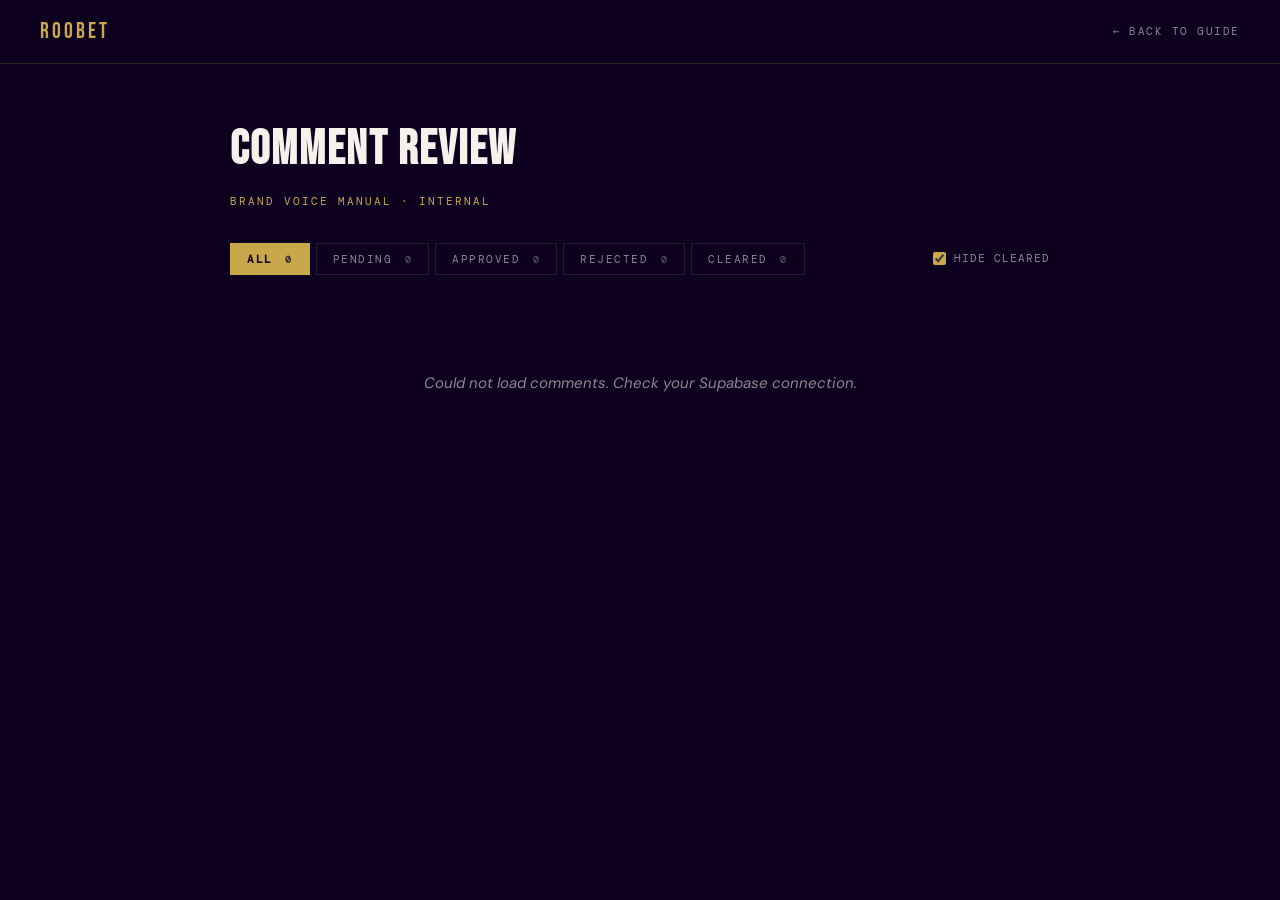
<file: comments.html>
<!DOCTYPE html>
<html lang="en">
<head>
<meta charset="UTF-8">
<meta name="viewport" content="width=device-width, initial-scale=1.0">
<title>Roobet — Comment Review</title>
<link href="https://fonts.googleapis.com/css2?family=Bebas+Neue&family=DM+Sans:opsz,wght@9..40,300;9..40,400;9..40,500;9..40,600&family=DM+Mono:wght@400;500&display=swap" rel="stylesheet">
<script src="assets/config.js"></script>
<style>
:root {
  --gold: #C9A84C;
  --gold-dim: #8A6E2F;
  --purple: #0E0120;
  --purple-card: #160328;
  --purple-hover: #1F0540;
  --white: #F5F2EC;
  --white-dim: rgba(245,242,236,0.55);
  --white-faint: rgba(245,242,236,0.10);
  --red: #E05252;
  --green: #52C887;
  --font-display: 'Bebas Neue', sans-serif;
  --font-body: 'DM Sans', sans-serif;
  --font-mono: 'DM Mono', monospace;
}
*, *::before, *::after { box-sizing: border-box; margin: 0; padding: 0; }
body {
  background: var(--purple);
  color: var(--white);
  font-family: var(--font-body);
  font-size: 15px;
  line-height: 1.6;
  min-height: 100vh;
}
nav {
  background: rgba(14,1,32,0.95);
  backdrop-filter: blur(12px);
  border-bottom: 1px solid rgba(201,168,76,0.2);
  padding: 14px 40px;
  display: flex;
  align-items: center;
  justify-content: space-between;
  position: sticky;
  top: 0;
  z-index: 10;
}
.nav-logo { font-family: var(--font-display); font-size: 22px; letter-spacing: 3px; color: var(--gold); }
.nav-back { font-family: var(--font-mono); font-size: 11px; letter-spacing: 1.5px; text-transform: uppercase; color: var(--white-dim); text-decoration: none; transition: color 0.2s; }
.nav-back:hover { color: var(--gold); }

.page { max-width: 900px; margin: 0 auto; padding: 48px 40px 80px; }

h1 { font-family: var(--font-display); font-size: 48px; letter-spacing: 2px; margin-bottom: 4px; }
.subtitle { font-family: var(--font-mono); font-size: 11px; letter-spacing: 2px; text-transform: uppercase; color: var(--gold); margin-bottom: 32px; }

/* FILTERS */
.filters {
  display: flex;
  gap: 6px;
  margin-bottom: 32px;
  flex-wrap: wrap;
}
.filter-btn {
  font-family: var(--font-mono);
  font-size: 11px;
  letter-spacing: 1.5px;
  text-transform: uppercase;
  padding: 8px 16px;
  border: 1px solid var(--white-faint);
  background: transparent;
  color: var(--white-dim);
  cursor: pointer;
  transition: all 0.2s;
}
.filter-btn:hover { border-color: rgba(201,168,76,0.4); color: var(--gold); }
.filter-btn.active { background: var(--gold); color: var(--purple); border-color: var(--gold); font-weight: 700; }
.filter-count { font-size: 10px; opacity: 0.7; margin-left: 4px; }

/* COMMENT CARDS */
.comment-list { display: grid; gap: 2px; }

.comment-card {
  background: var(--purple-card);
  border: 1px solid var(--white-faint);
  padding: 24px 28px;
  transition: background 0.2s;
}
.comment-card:hover { background: var(--purple-hover); }

.comment-card.status-approved { border-left: 3px solid var(--green); }
.comment-card.status-rejected { border-left: 3px solid var(--red); opacity: 0.6; }
.comment-card.status-pending  { border-left: 3px solid rgba(201,168,76,0.4); }

.comment-meta {
  display: flex;
  align-items: center;
  gap: 12px;
  margin-bottom: 8px;
  flex-wrap: wrap;
}
.comment-author { font-weight: 600; color: var(--white); }
.comment-date { font-family: var(--font-mono); font-size: 11px; color: var(--white-dim); }
.comment-block {
  font-family: var(--font-mono);
  font-size: 10px;
  letter-spacing: 1px;
  text-transform: uppercase;
  color: var(--gold-dim);
  background: rgba(201,168,76,0.06);
  padding: 2px 8px;
}
.status-badge {
  font-family: var(--font-mono);
  font-size: 10px;
  letter-spacing: 1.5px;
  text-transform: uppercase;
  padding: 2px 8px;
  margin-left: auto;
}
.status-badge.pending  { color: rgba(245,242,236,0.4); background: var(--white-faint); }
.status-badge.approved { color: var(--green); background: rgba(82,200,135,0.1); }
.status-badge.rejected { color: var(--red); background: rgba(224,82,82,0.1); }
.status-badge.cleared { color: rgba(245,242,236,0.5); background: rgba(245,242,236,0.08); }
.comment-card.status-cleared { border-left: 3px solid rgba(245,242,236,0.25); opacity: 0.55; }
.btn-clear { background: rgba(245,242,236,0.15); color: var(--white); }
.hide-cleared-toggle {
  display: flex; align-items: center; gap: 8px; margin-left: auto;
  font-family: var(--font-mono); font-size: 11px; letter-spacing: 1px;
  text-transform: uppercase; color: var(--white-dim); cursor: pointer; user-select: none;
}
.hide-cleared-toggle input { accent-color: var(--gold); cursor: pointer; }
.comment-content {
  font-size: 15px;
  color: var(--white-dim);
  line-height: 1.6;
  margin-bottom: 16px;
}

/* REPLIES */
.reply-list { display: grid; gap: 6px; margin-bottom: 16px; }
.reply-item {
  padding: 10px 14px;
  background: rgba(201,168,76,0.06);
  border-left: 2px solid var(--gold);
  font-size: 13px;
  color: rgba(245,242,236,0.7);
  line-height: 1.5;
}
.reply-meta {
  font-family: var(--font-mono);
  font-size: 10px;
  color: rgba(201,168,76,0.5);
  margin-bottom: 3px;
}

.reply-form { margin-bottom: 16px; }
.reply-textarea {
  width: 100%;
  background: rgba(245,242,236,0.05);
  border: 1px solid rgba(245,242,236,0.1);
  color: var(--white);
  font-family: var(--font-body);
  font-size: 14px;
  padding: 10px 12px;
  resize: none;
  min-height: 70px;
  outline: none;
  transition: border-color 0.2s;
  margin-bottom: 8px;
}
.reply-textarea:focus { border-color: rgba(201,168,76,0.4); }

/* ACTIONS */
.comment-actions { display: flex; gap: 8px; flex-wrap: wrap; align-items: center; }
.action-btn {
  font-family: var(--font-mono);
  font-size: 10px;
  letter-spacing: 1.5px;
  text-transform: uppercase;
  font-weight: 700;
  padding: 7px 14px;
  border: none;
  cursor: pointer;
  transition: opacity 0.2s;
}
.action-btn:hover { opacity: 0.8; }
.action-btn:disabled { opacity: 0.4; cursor: not-allowed; }

.btn-reply   { background: var(--gold); color: var(--purple); }
.btn-approve { background: var(--green); color: var(--purple); }
.btn-reject  { background: var(--red); color: var(--white); }
.btn-pending { background: var(--white-faint); color: var(--white-dim); }
.btn-view    { background: transparent; color: var(--gold); border: 1px solid rgba(201,168,76,0.3); text-decoration: none; display: inline-flex; align-items: center; }

.empty-state {
  text-align: center;
  padding: 64px 0;
  color: var(--white-dim);
  font-style: italic;
}

.loading {
  text-align: center;
  padding: 48px 0;
  font-family: var(--font-mono);
  font-size: 11px;
  letter-spacing: 2px;
  text-transform: uppercase;
  color: rgba(245,242,236,0.3);
}

.toast {
  position: fixed;
  bottom: 32px;
  right: 32px;
  background: var(--gold);
  color: var(--purple);
  font-family: var(--font-mono);
  font-size: 12px;
  letter-spacing: 1px;
  font-weight: 700;
  padding: 12px 20px;
  z-index: 2000;
  opacity: 0;
  transform: translateY(8px);
  transition: opacity 0.3s, transform 0.3s;
  pointer-events: none;
}
.toast.show { opacity: 1; transform: translateY(0); }
</style>
</head>
<body>

<nav>
  <div class="nav-logo">ROOBET</div>
  <a href="index.html" class="nav-back">← Back to guide</a>
</nav>

<div class="page">
  <h1>COMMENT REVIEW</h1>
  <p class="subtitle">Brand Voice Manual · Internal</p>

  <div class="filters" id="filters">
    <button class="filter-btn active" data-filter="all" onclick="setFilter('all')">All <span class="filter-count" id="count-all">0</span></button>
    <button class="filter-btn" data-filter="pending" onclick="setFilter('pending')">Pending <span class="filter-count" id="count-pending">0</span></button>
    <button class="filter-btn" data-filter="approved" onclick="setFilter('approved')">Approved <span class="filter-count" id="count-approved">0</span></button>
   <button class="filter-btn" data-filter="rejected" onclick="setFilter('rejected')">Rejected <span class="filter-count" id="count-rejected">0</span></button>
    <button class="filter-btn" data-filter="cleared" onclick="setFilter('cleared')">Cleared <span class="filter-count" id="count-cleared">0</span></button>
    <label class="hide-cleared-toggle">
      <input type="checkbox" id="hide-cleared-checkbox" checked onchange="toggleHideCleared(this.checked)">
      Hide cleared
    </label>
  </div>
  <div id="comment-list" class="comment-list">
    <div class="loading">Loading comments…</div>
  </div>
</div>

<div class="toast" id="toast"></div>

<script>
const SB_URL = CVOX_SUPABASE_URL;
const SB_KEY = CVOX_SUPABASE_ANON_KEY;

async function sbFetch(path, opts = {}) {
  const res = await fetch(SB_URL + '/rest/v1/' + path, {
    headers: {
      'apikey': SB_KEY,
      'Authorization': 'Bearer ' + SB_KEY,
      'Content-Type': 'application/json',
      'Prefer': opts.prefer || 'return=representation',
      ...(opts.headers || {}),
    },
    ...opts,
  });
  const text = await res.text();
  return text ? JSON.parse(text) : null;
}

let allComments = [];
let currentFilter = 'all';
let hideCleared = true;
function toggleHideCleared(checked) { hideCleared = checked; render(); }

function showToast(msg) {
  const t = document.getElementById('toast');
  t.textContent = msg;
  t.classList.add('show');
  setTimeout(() => t.classList.remove('show'), 2800);
}

function formatDate(iso) {
  const d = new Date(iso);
  return d.toLocaleDateString('en-GB', { day: '2-digit', month: 'short', year: 'numeric' }) +
         ' ' + d.toLocaleTimeString('en-GB', { hour: '2-digit', minute: '2-digit' });
}

function setFilter(f) {
  currentFilter = f;
  document.querySelectorAll('.filter-btn').forEach(b => b.classList.toggle('active', b.dataset.filter === f));
  render();
}

function updateCounts() {
  const counts = { all: allComments.length, pending: 0, approved: 0, rejected: 0, cleared: 0 };  allComments.forEach(c => { if (counts[c.status] !== undefined) counts[c.status]++; });
  Object.keys(counts).forEach(k => {
    const el = document.getElementById('count-' + k);
    if (el) el.textContent = counts[k];
  });
}

function render() {
  const list = document.getElementById('comment-list');
let filtered = currentFilter === 'all' ? allComments : allComments.filter(c => c.status === currentFilter);
  if (hideCleared && currentFilter !== 'cleared') {
    filtered = filtered.filter(c => c.status !== 'cleared');
  }
  if (filtered.length === 0) {
    list.innerHTML = '<div class="empty-state">No comments here yet.</div>';
    return;
  }

  list.innerHTML = filtered.map(c => `
    <div class="comment-card status-${c.status}" id="card-${c.id}">
      <div class="comment-meta">
        <span class="comment-author">${c.author_name}</span>
        <span class="comment-date">${formatDate(c.created_at)}</span>
        <span class="comment-block">${c.block_label || c.block_id}</span>
        <span class="status-badge ${c.status}">${c.status}</span>
      </div>
      <div class="comment-content">${c.content}</div>

      ${(c.comment_replies || []).length > 0 ? `
        <div class="reply-list">
          ${c.comment_replies.map(r => `
            <div class="reply-item">
              <div class="reply-meta">Team reply · ${formatDate(r.created_at)}</div>
              ${r.content}
            </div>
          `).join('')}
        </div>
      ` : ''}

      <div class="reply-form" id="reply-form-${c.id}" style="display:none;">
        <textarea class="reply-textarea" id="reply-text-${c.id}" placeholder="Write your reply…"></textarea>
        <button class="action-btn btn-reply" onclick="submitReply('${c.id}')">Send reply</button>
      </div>

      <div class="comment-actions">
        <button class="action-btn btn-reply" onclick="toggleReply('${c.id}')">Reply</button>
        <button class="action-btn btn-approve" onclick="setStatus('${c.id}', 'approved')" ${c.status === 'approved' ? 'disabled' : ''}>Approve</button>
        <button class="action-btn btn-reject" onclick="setStatus('${c.id}', 'rejected')" ${c.status === 'rejected' ? 'disabled' : ''}>Reject</button>
        <button class="action-btn btn-pending" onclick="setStatus('${c.id}', 'pending')" ${c.status === 'pending' ? 'disabled' : ''}>Pending</button>
        <button class="action-btn btn-clear" onclick="setStatus('${c.id}', 'cleared')" ${c.status === 'cleared' ? 'disabled' : ''}>Clear</button>
        <a class="action-btn btn-view" href="index.html?highlight=${encodeURIComponent(c.block_id)}" target="_blank">View in guide →</a>
      </div>
    </div>
  `).join('');
}

function toggleReply(id) {
  const form = document.getElementById('reply-form-' + id);
  if (form) {
    const isVisible = form.style.display !== 'none';
    form.style.display = isVisible ? 'none' : 'block';
    if (!isVisible) form.querySelector('textarea').focus();
  }
}

async function submitReply(commentId) {
  const textarea = document.getElementById('reply-text-' + commentId);
  const text = textarea?.value.trim();
  if (!text) return;

  try {
    await sbFetch('comment_replies', {
      method: 'POST',
      prefer: 'return=representation',
      body: JSON.stringify({ comment_id: commentId, content: text }),
    });
    showToast('Reply sent.');
    await loadComments();
  } catch (e) {
    showToast('Error sending reply.');
  }
}

async function setStatus(commentId, status) {
  try {
    await sbFetch('comments?id=eq.' + commentId, {
      method: 'PATCH',
      prefer: 'return=representation',
      body: JSON.stringify({ status }),
    });
    const c = allComments.find(x => x.id === commentId);
    if (c) c.status = status;
    updateCounts();
    render();
    showToast('Status updated to ' + status + '.');
  } catch (e) {
    showToast('Error updating status.');
  }
}

async function loadComments() {
  try {
    const data = await sbFetch('comments?order=created_at.desc&select=*,comment_replies(*)');
    allComments = data || [];
    updateCounts();
    render();
  } catch (e) {
    document.getElementById('comment-list').innerHTML =
      '<div class="empty-state">Could not load comments. Check your Supabase connection.</div>';
  }
}

loadComments();
</script>
</body>
</html>
</file>
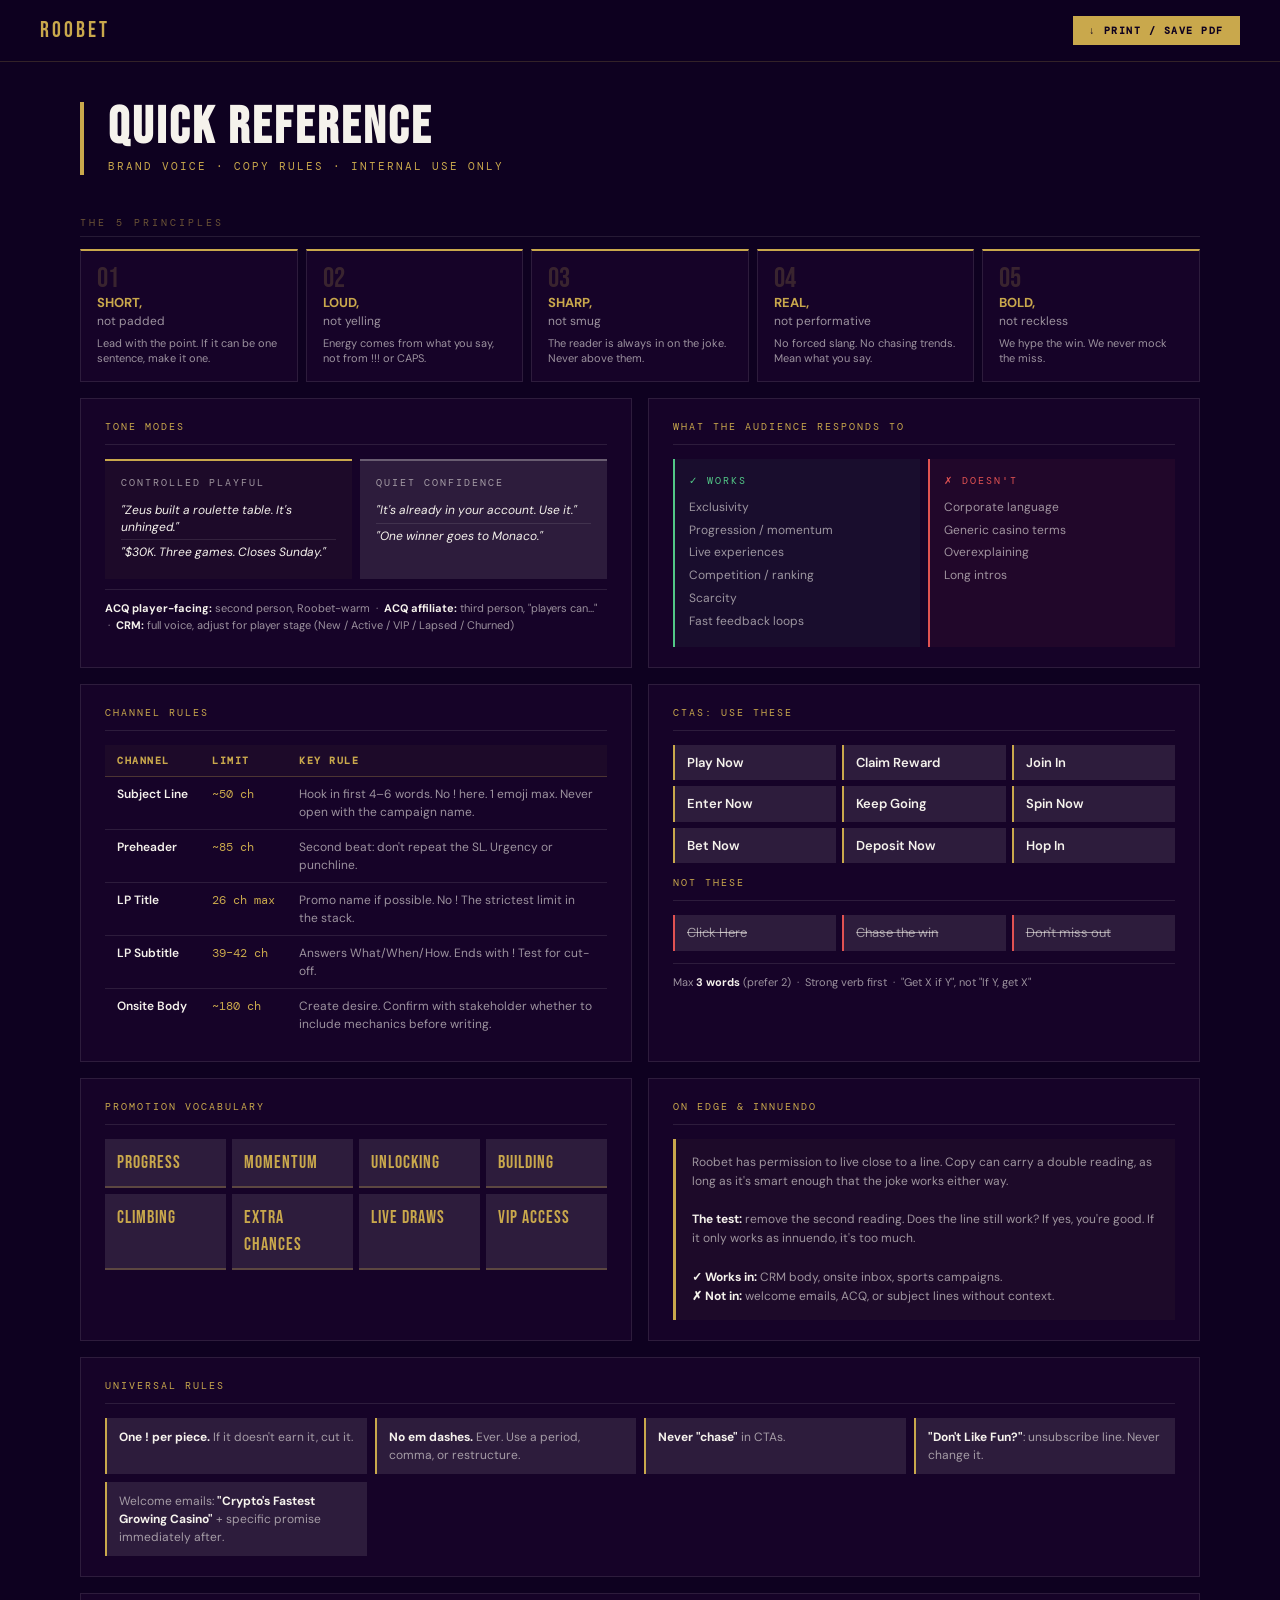
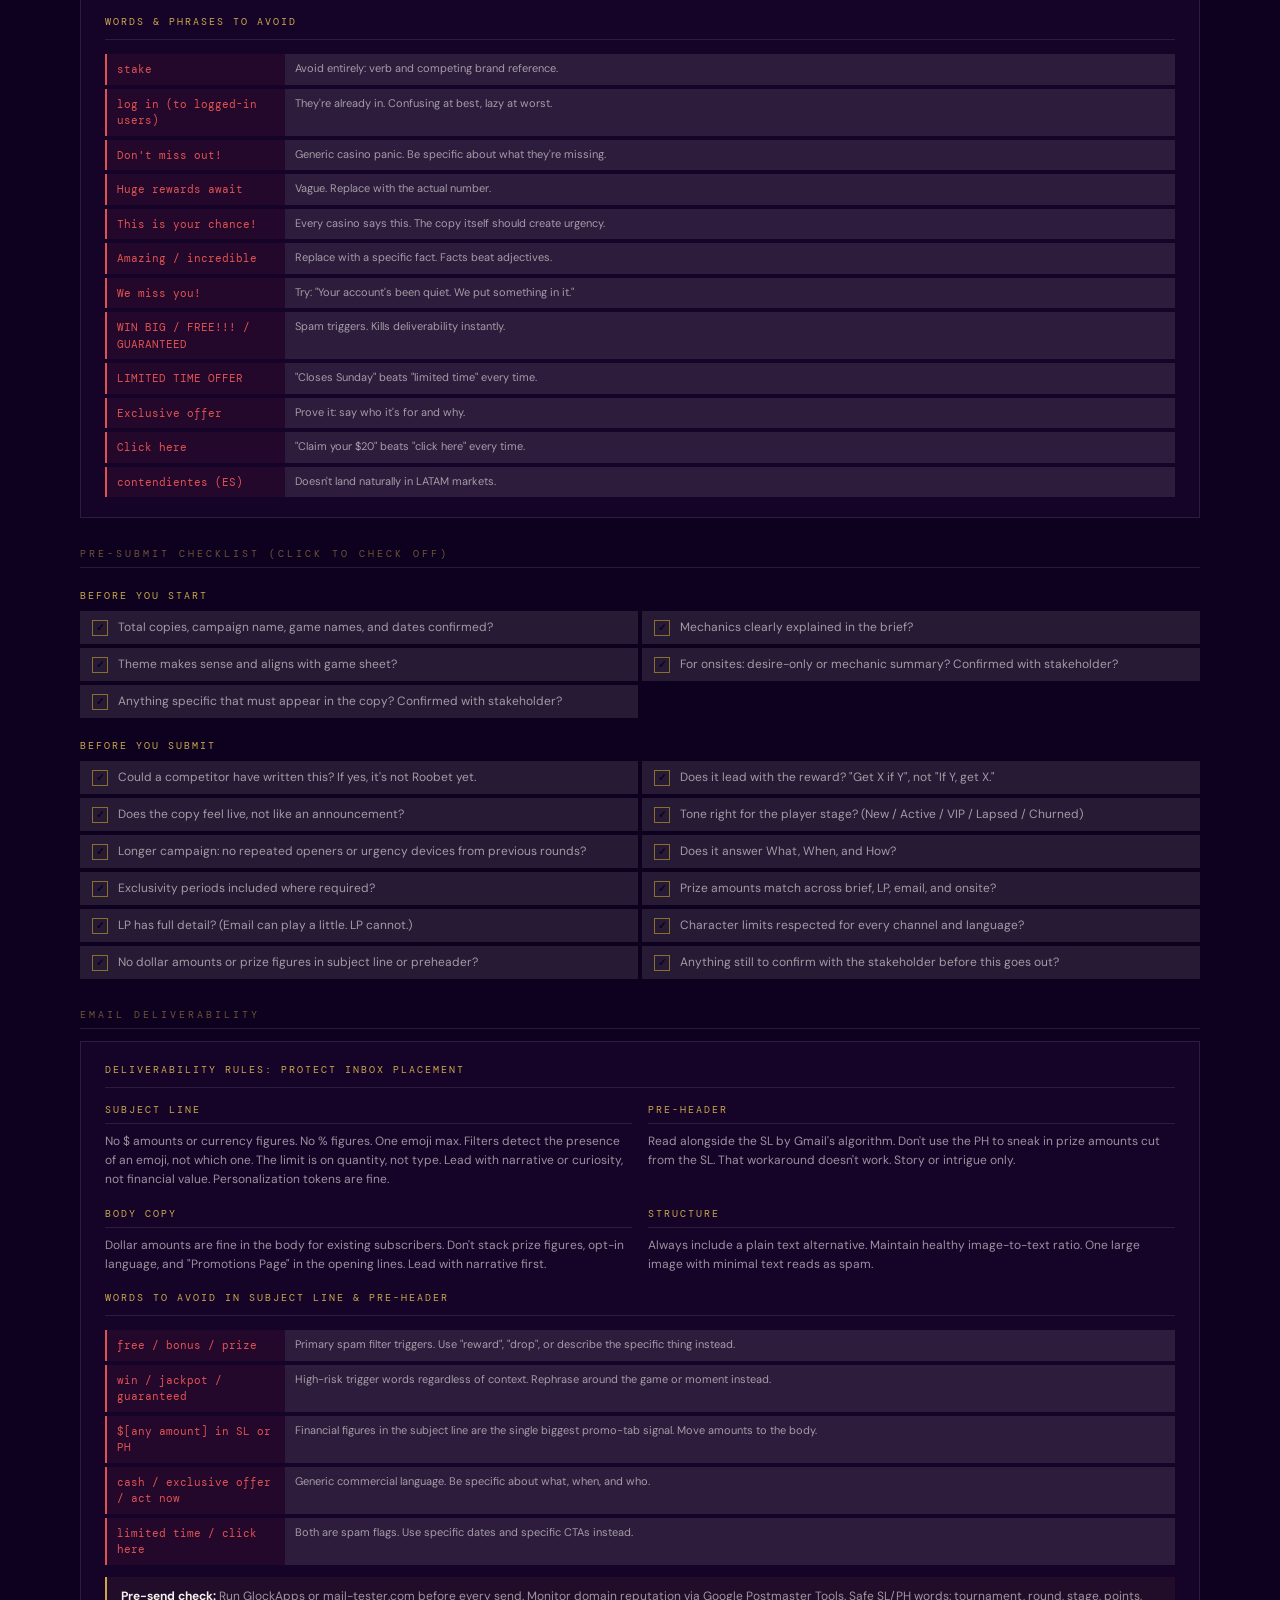
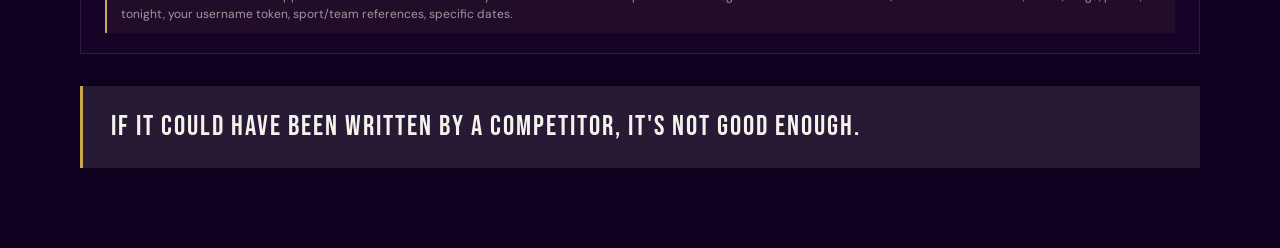
<file: Roobet_Quick_Reference (3).html>
<!DOCTYPE html>
<html lang="en">
<head>
<meta charset="UTF-8">
<meta name="viewport" content="width=device-width, initial-scale=1.0">
<title>Roobet Quick Reference</title>
<link href="https://fonts.googleapis.com/css2?family=Bebas+Neue&family=DM+Sans:opsz,wght@9..40,300;9..40,400;9..40,500;9..40,600&family=DM+Mono:wght@400;500&display=swap" rel="stylesheet">
<style>
:root {
  --gold: #C9A84C;
  --gold-dim: #8A6E2F;
  --purple: #0E0120;
  --purple-mid: #1A0533;
  --purple-card: #160328;
  --white: #F5F2EC;
  --white-dim: rgba(245,242,236,0.6);
  --white-faint: rgba(245,242,236,0.10);
  --red: #E05252;
  --green: #52C887;
  --display: 'Bebas Neue', sans-serif;
  --body: 'DM Sans', sans-serif;
  --mono: 'DM Mono', monospace;
}
*, *::before, *::after { box-sizing: border-box; margin: 0; padding: 0; }
body {
  background: var(--purple);
  color: var(--white);
  font-family: var(--body);
  font-size: 13px;
  line-height: 1.5;
  min-height: 100vh;
}

/* ── PRINT ── */
@media print {
  body { background: white; color: #111; font-size: 10px; }
  .page { max-width: 100%; padding: 0; }
  .card { border: 1px solid #ddd; background: #fafafa !important; break-inside: avoid; }
  .card-title { color: #1A0533 !important; }
  .gold { color: #8A6E2F !important; }
  .red { color: #C0392B !important; }
  .green { color: #1A6B3C !important; }
  .pill { background: #eee !important; color: #333 !important; }
  .avoid-bad { color: #C0392B !important; }
  nav { display: none; }
  .print-btn { display: none; }
}

/* ── LAYOUT ── */
nav {
  background: rgba(14,1,32,0.95);
  backdrop-filter: blur(12px);
  border-bottom: 1px solid rgba(201,168,76,0.2);
  padding: 14px 40px;
  display: flex;
  align-items: center;
  justify-content: space-between;
  position: sticky;
  top: 0;
  z-index: 10;
}
.nav-logo { font-family: var(--display); font-size: 22px; letter-spacing: 3px; color: var(--gold); }
.print-btn {
  font-family: var(--mono);
  font-size: 10px;
  letter-spacing: 1.5px;
  text-transform: uppercase;
  color: var(--purple);
  background: var(--gold);
  border: none;
  padding: 8px 16px;
  cursor: pointer;
  font-weight: 600;
}
.print-btn:hover { background: #E8C870; }

.page {
  max-width: 1200px;
  margin: 0 auto;
  padding: 40px 40px 80px;
}

/* ── HEADER ── */
.qr-header {
  border-left: 4px solid var(--gold);
  padding: 0 0 0 24px;
  margin-bottom: 40px;
}
.qr-header h1 {
  font-family: var(--display);
  font-size: 52px;
  letter-spacing: 3px;
  color: var(--white);
  line-height: 1;
  margin-bottom: 4px;
}
.qr-header p {
  font-family: var(--mono);
  font-size: 11px;
  letter-spacing: 2px;
  text-transform: uppercase;
  color: var(--gold);
}

/* ── GRID ── */
.grid-2 { display: grid; grid-template-columns: 1fr 1fr; gap: 16px; margin-bottom: 16px; }
.grid-3 { display: grid; grid-template-columns: 1fr 1fr 1fr; gap: 16px; margin-bottom: 16px; }
.grid-full { margin-bottom: 16px; }
.span2 { grid-column: span 2; }

/* ── CARDS ── */
.card {
  background: var(--purple-card);
  border: 1px solid var(--white-faint);
  padding: 20px 24px;
  position: relative;
}
.card-title {
  font-family: var(--mono);
  font-size: 10px;
  letter-spacing: 2px;
  text-transform: uppercase;
  color: var(--gold);
  margin-bottom: 14px;
  padding-bottom: 10px;
  border-bottom: 1px solid var(--white-faint);
}

/* ── PRINCIPLES ── */
.principles { display: grid; grid-template-columns: repeat(5, 1fr); gap: 8px; margin-bottom: 16px; }
.principle-pill {
  background: var(--purple-card);
  border: 1px solid var(--white-faint);
  padding: 14px 16px;
  border-top: 2px solid var(--gold);
}
.p-num { font-family: var(--display); font-size: 28px; color: rgba(201,168,76,0.2); line-height: 1; }
.p-bold { font-size: 13px; font-weight: 700; color: var(--gold); }
.p-light { font-size: 12px; color: var(--white-dim); margin-bottom: 6px; }
.p-desc { font-size: 11px; color: var(--white-dim); line-height: 1.4; }

/* ── CHANNEL TABLE ── */
.ch-table { width: 100%; border-collapse: collapse; }
.ch-table th {
  font-family: var(--mono);
  font-size: 10px;
  letter-spacing: 1.5px;
  text-transform: uppercase;
  color: var(--gold);
  padding: 8px 12px;
  text-align: left;
  border-bottom: 1px solid rgba(201,168,76,0.3);
  background: rgba(201,168,76,0.04);
}
.ch-table td {
  padding: 8px 12px;
  font-size: 12px;
  color: var(--white-dim);
  border-bottom: 1px solid var(--white-faint);
  vertical-align: top;
  line-height: 1.5;
}
.ch-table td:first-child { font-weight: 600; color: var(--white); white-space: nowrap; }
.ch-table td:nth-child(2) { font-family: var(--mono); color: var(--gold); font-size: 12px; white-space: nowrap; }
.ch-table tr:last-child td { border-bottom: none; }

/* ── AVOID ── */
.avoid-list { display: grid; gap: 4px; }
.avoid-row { display: grid; grid-template-columns: 180px 1fr; gap: 0; }
.avoid-bad {
  font-family: var(--mono);
  font-size: 11px;
  color: var(--red);
  padding: 7px 10px;
  background: rgba(224,82,82,0.06);
  border-left: 2px solid var(--red);
}
.avoid-why {
  font-size: 11px;
  color: var(--white-dim);
  padding: 7px 10px;
  background: var(--white-faint);
  line-height: 1.4;
}

/* ── CTA GRID ── */
.cta-grid { display: grid; grid-template-columns: repeat(3, 1fr); gap: 6px; }
.cta-pill {
  padding: 8px 12px;
  background: var(--white-faint);
  font-weight: 600;
  font-size: 13px;
  color: var(--white);
  border-left: 2px solid var(--gold);
}
.cta-pill.bad {
  border-color: var(--red);
  color: var(--white-dim);
  text-decoration: line-through;
  font-weight: 400;
}

/* ── CHECKLIST ── */
.check-list { display: grid; grid-template-columns: 1fr 1fr; gap: 4px; }
.check-item {
  display: flex;
  align-items: flex-start;
  gap: 10px;
  padding: 8px 12px;
  background: var(--white-faint);
  font-size: 12px;
  color: var(--white-dim);
  line-height: 1.4;
  cursor: pointer;
}
.check-item:hover { background: rgba(201,168,76,0.06); }
.check-box-ui {
  width: 16px; height: 16px;
  border: 1px solid var(--gold-dim);
  flex-shrink: 0;
  margin-top: 1px;
  display: flex; align-items: center; justify-content: center;
  font-size: 10px; font-weight: 700;
  color: var(--purple);
  transition: all 0.15s;
}
.check-item.checked .check-box-ui { background: var(--gold); border-color: var(--gold); }
.check-item.checked span { opacity: 0.5; }

/* ── VOCAB ── */
.vocab-grid { display: grid; grid-template-columns: repeat(4, 1fr); gap: 6px; }
.vocab-pill {
  padding: 10px 12px;
  background: var(--white-faint);
  font-family: var(--display);
  font-size: 18px;
  letter-spacing: 1px;
  color: var(--gold);
  border-bottom: 2px solid rgba(201,168,76,0.3);
}

/* ── AUDIENCE ── */
.audience-split { display: grid; grid-template-columns: 1fr 1fr; gap: 8px; }
.aud-col { padding: 14px; }
.aud-col.yes { background: rgba(82,200,135,0.05); border-left: 2px solid var(--green); }
.aud-col.no { background: rgba(224,82,82,0.05); border-left: 2px solid var(--red); }
.aud-label { font-family: var(--mono); font-size: 10px; letter-spacing: 2px; text-transform: uppercase; margin-bottom: 8px; }
.aud-col.yes .aud-label { color: var(--green); }
.aud-col.no .aud-label { color: var(--red); }
.aud-item { font-size: 12px; color: var(--white-dim); padding: 3px 0; line-height: 1.4; }

/* ── TONE MODES ── */
.tone-split { display: grid; grid-template-columns: 1fr 1fr; gap: 8px; }
.tone-box { padding: 14px 16px; border-top: 2px solid; }
.tone-box.playful { border-color: var(--gold); background: rgba(201,168,76,0.04); }
.tone-box.quiet { border-color: rgba(245,242,236,0.3); background: var(--white-faint); }
.tone-label { font-family: var(--mono); font-size: 10px; letter-spacing: 2px; text-transform: uppercase; color: var(--white-dim); margin-bottom: 8px; }
.tone-ex { font-size: 12px; font-style: italic; color: var(--white); padding: 4px 0; border-bottom: 1px solid var(--white-faint); line-height: 1.4; }
.tone-ex:last-child { border-bottom: none; }

/* ── EDGE NOTE ── */
.edge-note {
  padding: 14px 16px;
  background: rgba(201,168,76,0.04);
  border-left: 3px solid var(--gold);
  font-size: 12px;
  color: var(--white-dim);
  line-height: 1.6;
}
.edge-note strong { color: var(--white); }

/* ── SECTION DIVIDER ── */
.sec-label {
  font-family: var(--mono);
  font-size: 10px;
  letter-spacing: 3px;
  text-transform: uppercase;
  color: rgba(201,168,76,0.5);
  margin: 28px 0 12px;
  padding-bottom: 6px;
  border-bottom: 1px solid var(--white-faint);
}
.sec-label:first-child { margin-top: 0; }

@media (max-width: 800px) {
  .page { padding: 24px 16px 60px; }
  .principles { grid-template-columns: 1fr 1fr; }
  .grid-2, .grid-3 { grid-template-columns: 1fr; }
  .span2 { grid-column: span 1; }
  .cta-grid, .vocab-grid { grid-template-columns: 1fr 1fr; }
  .check-list { grid-template-columns: 1fr; }
  .avoid-row { grid-template-columns: 1fr; }
  .avoid-why { border-left: 2px solid var(--white-faint); }
}
</style>
</head>
<body>

<nav>
  <div class="nav-logo">ROOBET</div>
  <button class="print-btn" onclick="window.print()">↓ Print / Save PDF</button>
</nav>

<div class="page">

  <div class="qr-header">
    <h1>QUICK REFERENCE</h1>
    <p>Brand Voice · Copy Rules · Internal Use Only</p>
  </div>

  <!-- THE 5 PRINCIPLES -->
  <p class="sec-label">The 5 Principles</p>
  <div class="principles">
    <div class="principle-pill">
      <div class="p-num">01</div>
      <div class="p-bold">SHORT,</div>
      <div class="p-light">not padded</div>
      <div class="p-desc">Lead with the point. If it can be one sentence, make it one.</div>
    </div>
    <div class="principle-pill">
      <div class="p-num">02</div>
      <div class="p-bold">LOUD,</div>
      <div class="p-light">not yelling</div>
      <div class="p-desc">Energy comes from what you say, not from !!! or CAPS.</div>
    </div>
    <div class="principle-pill">
      <div class="p-num">03</div>
      <div class="p-bold">SHARP,</div>
      <div class="p-light">not smug</div>
      <div class="p-desc">The reader is always in on the joke. Never above them.</div>
    </div>
    <div class="principle-pill">
      <div class="p-num">04</div>
      <div class="p-bold">REAL,</div>
      <div class="p-light">not performative</div>
      <div class="p-desc">No forced slang. No chasing trends. Mean what you say.</div>
    </div>
    <div class="principle-pill">
      <div class="p-num">05</div>
      <div class="p-bold">BOLD,</div>
      <div class="p-light">not reckless</div>
      <div class="p-desc">We hype the win. We never mock the miss.</div>
    </div>
  </div>

  <!-- TONE + AUDIENCE -->
  <div class="grid-2">
    <div class="card">
      <div class="card-title">Tone Modes</div>
      <div class="tone-split">
        <div class="tone-box playful">
          <div class="tone-label">Controlled Playful</div>
          <div class="tone-ex">"Zeus built a roulette table. It's unhinged."</div>
          <div class="tone-ex">"$30K. Three games. Closes Sunday."</div>
        </div>
        <div class="tone-box quiet">
          <div class="tone-label">Quiet Confidence</div>
          <div class="tone-ex">"It's already in your account. Use it."</div>
          <div class="tone-ex">"One winner goes to Monaco."</div>
        </div>
      </div>
      <div style="margin-top:10px;font-size:11px;color:var(--white-dim);padding-top:10px;border-top:1px solid var(--white-faint);">
        <strong style="color:var(--white);">ACQ player-facing:</strong> second person, Roobet-warm &nbsp;·&nbsp; <strong style="color:var(--white);">ACQ affiliate:</strong> third person, "players can..." &nbsp;·&nbsp; <strong style="color:var(--white);">CRM:</strong> full voice, adjust for player stage (New / Active / VIP / Lapsed / Churned)
      </div>
    </div>
    <div class="card">
      <div class="card-title">What the Audience Responds To</div>
      <div class="audience-split">
        <div class="aud-col yes">
          <div class="aud-label">✓ Works</div>
          <div class="aud-item">Exclusivity</div>
          <div class="aud-item">Progression / momentum</div>
          <div class="aud-item">Live experiences</div>
          <div class="aud-item">Competition / ranking</div>
          <div class="aud-item">Scarcity</div>
          <div class="aud-item">Fast feedback loops</div>
        </div>
        <div class="aud-col no">
          <div class="aud-label">✗ Doesn't</div>
          <div class="aud-item">Corporate language</div>
          <div class="aud-item">Generic casino terms</div>
          <div class="aud-item">Overexplaining</div>
          <div class="aud-item">Long intros</div>
        </div>
      </div>
    </div>
  </div>

  <!-- CHANNELS + CTAs -->
  <div class="grid-2">
    <div class="card">
      <div class="card-title">Channel Rules</div>
      <table class="ch-table">
        <thead>
          <tr><th>Channel</th><th>Limit</th><th>Key rule</th></tr>
        </thead>
        <tbody>
          <tr><td>Subject Line</td><td>~50 ch</td><td>Hook in first 4–6 words. No ! here. 1 emoji max. Never open with the campaign name.</td></tr>
          <tr><td>Preheader</td><td>~85 ch</td><td>Second beat: don't repeat the SL. Urgency or punchline.</td></tr>
          <tr><td>LP Title</td><td>26 ch max</td><td>Promo name if possible. No ! The strictest limit in the stack.</td></tr>
          <tr><td>LP Subtitle</td><td>39–42 ch</td><td>Answers What/When/How. Ends with ! Test for cut-off.</td></tr>
          <tr><td>Onsite Body</td><td>~180 ch</td><td>Create desire. Confirm with stakeholder whether to include mechanics before writing.</td></tr>
        </tbody>
      </table>
    </div>
    <div class="card">
      <div class="card-title">CTAs: Use These</div>
      <div class="cta-grid" style="margin-bottom:12px;">
        <div class="cta-pill">Play Now</div>
        <div class="cta-pill">Claim Reward</div>
        <div class="cta-pill">Join In</div>
        <div class="cta-pill">Enter Now</div>
        <div class="cta-pill">Keep Going</div>
        <div class="cta-pill">Spin Now</div>
        <div class="cta-pill">Bet Now</div>
        <div class="cta-pill">Deposit Now</div>
        <div class="cta-pill">Hop In</div>
      </div>
      <div class="card-title" style="margin-top:4px;">Not These</div>
      <div class="cta-grid">
        <div class="cta-pill bad">Click Here</div>
        <div class="cta-pill bad">Chase the win</div>
        <div class="cta-pill bad">Don't miss out</div>
      </div>
      <div style="margin-top:12px;font-size:11px;color:var(--white-dim);padding-top:10px;border-top:1px solid var(--white-faint);">
        Max <strong style="color:var(--white);">3 words</strong> (prefer 2) &nbsp;·&nbsp; Strong verb first &nbsp;·&nbsp; "Get X if Y", not "If Y, get X"
      </div>
    </div>
  </div>

  <!-- PROMO VOCAB + EDGE NOTE -->
  <div class="grid-2">
    <div class="card">
      <div class="card-title">Promotion Vocabulary</div>
      <div class="vocab-grid">
        <div class="vocab-pill">Progress</div>
        <div class="vocab-pill">Momentum</div>
        <div class="vocab-pill">Unlocking</div>
        <div class="vocab-pill">Building</div>
        <div class="vocab-pill">Climbing</div>
        <div class="vocab-pill">Extra chances</div>
        <div class="vocab-pill">Live draws</div>
        <div class="vocab-pill">VIP access</div>
      </div>
    </div>
    <div class="card">
      <div class="card-title">On Edge & Innuendo</div>
      <div class="edge-note">
        Roobet has permission to live close to a line. Copy can carry a double reading, as long as it's smart enough that the joke works either way.<br><br>
        <strong>The test:</strong> remove the second reading. Does the line still work? If yes, you're good. If it only works as innuendo, it's too much.<br><br>
        <strong>✓ Works in:</strong> CRM body, onsite inbox, sports campaigns.<br>
        <strong>✗ Not in:</strong> welcome emails, ACQ, or subject lines without context.
      </div>
    </div>
  </div>

  <!-- UNIVERSAL RULES -->
  <div class="grid-full">
    <div class="card">
      <div class="card-title">Universal Rules</div>
      <div style="display:grid;grid-template-columns:repeat(4,1fr);gap:8px;">
        <div style="padding:10px 12px;background:var(--white-faint);font-size:12px;color:var(--white-dim);line-height:1.5;border-left:2px solid var(--gold);">
          <strong style="color:var(--white);">One ! per piece.</strong> If it doesn't earn it, cut it.
        </div>
        <div style="padding:10px 12px;background:var(--white-faint);font-size:12px;color:var(--white-dim);line-height:1.5;border-left:2px solid var(--gold);">
          <strong style="color:var(--white);">No em dashes.</strong> Ever. Use a period, comma, or restructure.</div>
        <div style="padding:10px 12px;background:var(--white-faint);font-size:12px;color:var(--white-dim);line-height:1.5;border-left:2px solid var(--gold);"><strong style="color:var(--white);">Never "chase"</strong> in CTAs.
        </div>
        <div style="padding:10px 12px;background:var(--white-faint);font-size:12px;color:var(--white-dim);line-height:1.5;border-left:2px solid var(--gold);">
          <strong style="color:var(--white);">"Don't Like Fun?"</strong>: unsubscribe line. Never change it.
        </div>
        <div style="padding:10px 12px;background:var(--white-faint);font-size:12px;color:var(--white-dim);line-height:1.5;border-left:2px solid var(--gold);">
          Welcome emails: <strong style="color:var(--white);">"Crypto's Fastest Growing Casino"</strong> + specific promise immediately after.
        </div>
      </div>
    </div>
  </div>

  <!-- WORDS TO AVOID -->
  <div class="grid-full">
    <div class="card">
      <div class="card-title">Words & Phrases to Avoid</div>
      <div class="avoid-list">
        <div class="avoid-row">
          <div class="avoid-bad">stake</div>
          <div class="avoid-why">Avoid entirely: verb and competing brand reference.</div>
        </div>
        <div class="avoid-row">
          <div class="avoid-bad">log in (to logged-in users)</div>
          <div class="avoid-why">They're already in. Confusing at best, lazy at worst.</div>
        </div>
        <div class="avoid-row">
          <div class="avoid-bad">Don't miss out!</div>
          <div class="avoid-why">Generic casino panic. Be specific about what they're missing.</div>
        </div>
        <div class="avoid-row">
          <div class="avoid-bad">Huge rewards await</div>
          <div class="avoid-why">Vague. Replace with the actual number.</div>
        </div>
        <div class="avoid-row">
          <div class="avoid-bad">This is your chance!</div>
          <div class="avoid-why">Every casino says this. The copy itself should create urgency.</div>
        </div>
        <div class="avoid-row">
          <div class="avoid-bad">Amazing / incredible</div>
          <div class="avoid-why">Replace with a specific fact. Facts beat adjectives.</div>
        </div>
        <div class="avoid-row">
          <div class="avoid-bad">We miss you!</div>
          <div class="avoid-why">Try: "Your account's been quiet. We put something in it."</div>
        </div>
        <div class="avoid-row">
          <div class="avoid-bad">WIN BIG / FREE!!! / GUARANTEED</div>
          <div class="avoid-why">Spam triggers. Kills deliverability instantly.</div>
        </div>
        <div class="avoid-row">
          <div class="avoid-bad">LIMITED TIME OFFER</div>
          <div class="avoid-why">"Closes Sunday" beats "limited time" every time.</div>
        </div>
        <div class="avoid-row">
          <div class="avoid-bad">Exclusive offer</div>
          <div class="avoid-why">Prove it: say who it's for and why.</div>
        </div>
        <div class="avoid-row">
          <div class="avoid-bad">Click here</div>
          <div class="avoid-why">"Claim your $20" beats "click here" every time.</div>
        </div>
        <div class="avoid-row">
          <div class="avoid-bad">contendientes (ES)</div>
          <div class="avoid-why">Doesn't land naturally in LATAM markets.</div>
        </div>
      </div>
    </div>
  </div>

  <!-- PRE-SUBMIT CHECKLIST -->
  <p class="sec-label">Pre-Submit Checklist (click to check off)</p>
  <div class="check-list">
    <div style="grid-column:1/-1;font-family:var(--mono);font-size:10px;letter-spacing:2px;text-transform:uppercase;color:var(--gold);padding:8px 0 4px;">Before you start</div>
    <div class="check-item" onclick="this.classList.toggle('checked')">
      <div class="check-box-ui">✓</div>
      <span>Total copies, campaign name, game names, and dates confirmed?</span>
    </div>
    <div class="check-item" onclick="this.classList.toggle('checked')">
      <div class="check-box-ui">✓</div>
      <span>Mechanics clearly explained in the brief?</span>
    </div>
    <div class="check-item" onclick="this.classList.toggle('checked')">
      <div class="check-box-ui">✓</div>
      <span>Theme makes sense and aligns with game sheet?</span>
    </div>
    <div class="check-item" onclick="this.classList.toggle('checked')">
      <div class="check-box-ui">✓</div>
      <span>For onsites: desire-only or mechanic summary? Confirmed with stakeholder?</span>
    </div>
    <div class="check-item" onclick="this.classList.toggle('checked')">
      <div class="check-box-ui">✓</div>
      <span>Anything specific that must appear in the copy? Confirmed with stakeholder?</span>
    </div>
    <div style="grid-column:1/-1;font-family:var(--mono);font-size:10px;letter-spacing:2px;text-transform:uppercase;color:var(--gold);padding:8px 0 4px;margin-top:8px;">Before you submit</div>
    <div class="check-item" onclick="this.classList.toggle('checked')">
      <div class="check-box-ui">✓</div>
      <span>Could a competitor have written this? If yes, it's not Roobet yet.</span>
    </div>
    <div class="check-item" onclick="this.classList.toggle('checked')">
      <div class="check-box-ui">✓</div>
      <span>Does it lead with the reward? "Get X if Y", not "If Y, get X."</span>
    </div>
    <div class="check-item" onclick="this.classList.toggle('checked')">
      <div class="check-box-ui">✓</div>
      <span>Does the copy feel live, not like an announcement?</span>
    </div>
    <div class="check-item" onclick="this.classList.toggle('checked')">
      <div class="check-box-ui">✓</div>
      <span>Tone right for the player stage? (New / Active / VIP / Lapsed / Churned)</span>
    </div>
    <div class="check-item" onclick="this.classList.toggle('checked')">
      <div class="check-box-ui">✓</div>
      <span>Longer campaign: no repeated openers or urgency devices from previous rounds?</span>
    </div>
    <div class="check-item" onclick="this.classList.toggle('checked')">
      <div class="check-box-ui">✓</div>
      <span>Does it answer What, When, and How?</span>
    </div>
    <div class="check-item" onclick="this.classList.toggle('checked')">
      <div class="check-box-ui">✓</div>
      <span>Exclusivity periods included where required?</span>
    </div>
    <div class="check-item" onclick="this.classList.toggle('checked')">
      <div class="check-box-ui">✓</div>
      <span>Prize amounts match across brief, LP, email, and onsite?</span>
    </div>
    <div class="check-item" onclick="this.classList.toggle('checked')">
      <div class="check-box-ui">✓</div>
      <span>LP has full detail? (Email can play a little. LP cannot.)</span>
    </div>
    <div class="check-item" onclick="this.classList.toggle('checked')">
      <div class="check-box-ui">✓</div>
      <span>Character limits respected for every channel and language?</span>
    </div>
    <div class="check-item" onclick="this.classList.toggle('checked')">
      <div class="check-box-ui">✓</div>
      <span>No dollar amounts or prize figures in subject line or preheader?</span>
    </div>
    <div class="check-item" onclick="this.classList.toggle('checked')">
      <div class="check-box-ui">✓</div>
      <span>Anything still to confirm with the stakeholder before this goes out?</span>
    </div>
  </div>

  <!-- EMAIL DELIVERABILITY -->
  <p class="sec-label">Email Deliverability</p>
  <div class="grid-full">
    <div class="card">
      <div class="card-title">Deliverability Rules: Protect Inbox Placement</div>
      <div style="display:grid;grid-template-columns:1fr 1fr;gap:16px;margin-bottom:16px;">
        <div>
          <div style="font-family:var(--mono);font-size:10px;letter-spacing:2px;text-transform:uppercase;color:var(--gold);margin-bottom:8px;padding-bottom:6px;border-bottom:1px solid var(--white-faint);">Subject Line</div>
          <div style="font-size:12px;color:var(--white-dim);line-height:1.6;">No $ amounts or currency figures. No % figures. One emoji max. Filters detect the presence of an emoji, not which one. The limit is on quantity, not type. Lead with narrative or curiosity, not financial value. Personalization tokens are fine.</div>
        </div>
        <div>
          <div style="font-family:var(--mono);font-size:10px;letter-spacing:2px;text-transform:uppercase;color:var(--gold);margin-bottom:8px;padding-bottom:6px;border-bottom:1px solid var(--white-faint);">Pre-header</div>
          <div style="font-size:12px;color:var(--white-dim);line-height:1.6;">Read alongside the SL by Gmail's algorithm. Don't use the PH to sneak in prize amounts cut from the SL. That workaround doesn't work. Story or intrigue only.</div>
        </div>
        <div>
          <div style="font-family:var(--mono);font-size:10px;letter-spacing:2px;text-transform:uppercase;color:var(--gold);margin-bottom:8px;padding-bottom:6px;border-bottom:1px solid var(--white-faint);">Body Copy</div>
          <div style="font-size:12px;color:var(--white-dim);line-height:1.6;">Dollar amounts are fine in the body for existing subscribers. Don't stack prize figures, opt-in language, and "Promotions Page" in the opening lines. Lead with narrative first.</div>
        </div>
        <div>
          <div style="font-family:var(--mono);font-size:10px;letter-spacing:2px;text-transform:uppercase;color:var(--gold);margin-bottom:8px;padding-bottom:6px;border-bottom:1px solid var(--white-faint);">Structure</div>
          <div style="font-size:12px;color:var(--white-dim);line-height:1.6;">Always include a plain text alternative. Maintain healthy image-to-text ratio. One large image with minimal text reads as spam.</div>
        </div>
      </div>
      <div class="card-title" style="margin-top:8px;">Words to Avoid in Subject Line & Pre-header</div>
      <div class="avoid-list">
        <div class="avoid-row">
          <div class="avoid-bad">free / bonus / prize</div>
          <div class="avoid-why">Primary spam filter triggers. Use "reward", "drop", or describe the specific thing instead.</div>
        </div>
        <div class="avoid-row">
          <div class="avoid-bad">win / jackpot / guaranteed</div>
          <div class="avoid-why">High-risk trigger words regardless of context. Rephrase around the game or moment instead.</div>
        </div>
        <div class="avoid-row">
          <div class="avoid-bad">$[any amount] in SL or PH</div>
          <div class="avoid-why">Financial figures in the subject line are the single biggest promo-tab signal. Move amounts to the body.</div>
        </div>
        <div class="avoid-row">
          <div class="avoid-bad">cash / exclusive offer / act now</div>
          <div class="avoid-why">Generic commercial language. Be specific about what, when, and who.</div>
        </div>
        <div class="avoid-row">
          <div class="avoid-bad">limited time / click here</div>
          <div class="avoid-why">Both are spam flags. Use specific dates and specific CTAs instead.</div>
        </div>
      </div>
      <div style="margin-top:12px;padding:10px 14px;background:rgba(201,168,76,0.06);border-left:2px solid var(--gold);font-size:12px;color:var(--white-dim);line-height:1.5;">
        <strong style="color:var(--white);">Pre-send check:</strong> Run GlockApps or mail-tester.com before every send. Monitor domain reputation via Google Postmaster Tools. Safe SL/PH words: tournament, round, stage, points, tonight, your username token, sport/team references, specific dates.
      </div>
    </div>
  </div>

  <!-- FOOTER RULE -->
  <div style="margin-top:32px;padding:20px 28px;border-left:3px solid var(--gold);background:var(--white-faint);">
    <p style="font-family:var(--display);font-size:28px;letter-spacing:2px;color:var(--white);">If it could have been written by a competitor, it's not good enough.</p>
  </div>

</div>

<script>
// Checklist state already handled via onclick toggle
// Print preserves checked state visually
</script>
</body>
</html>
</file>
